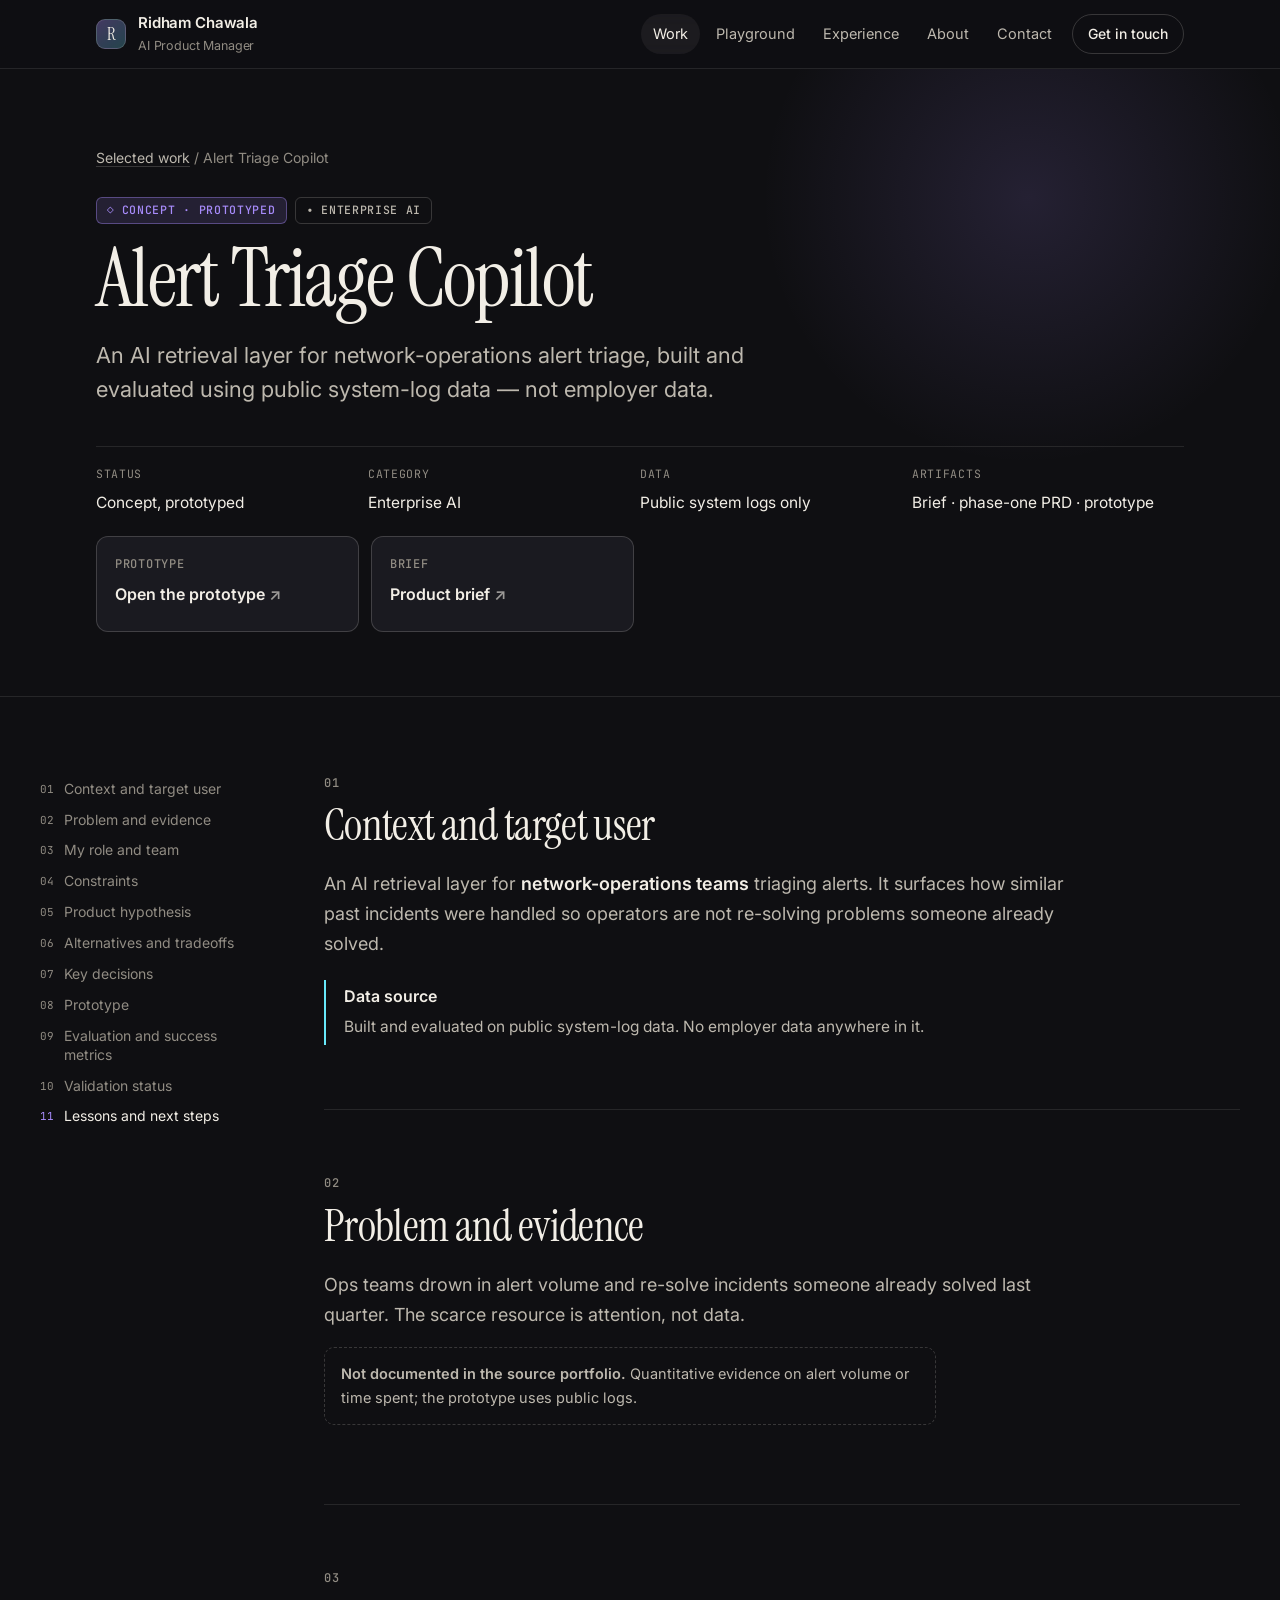
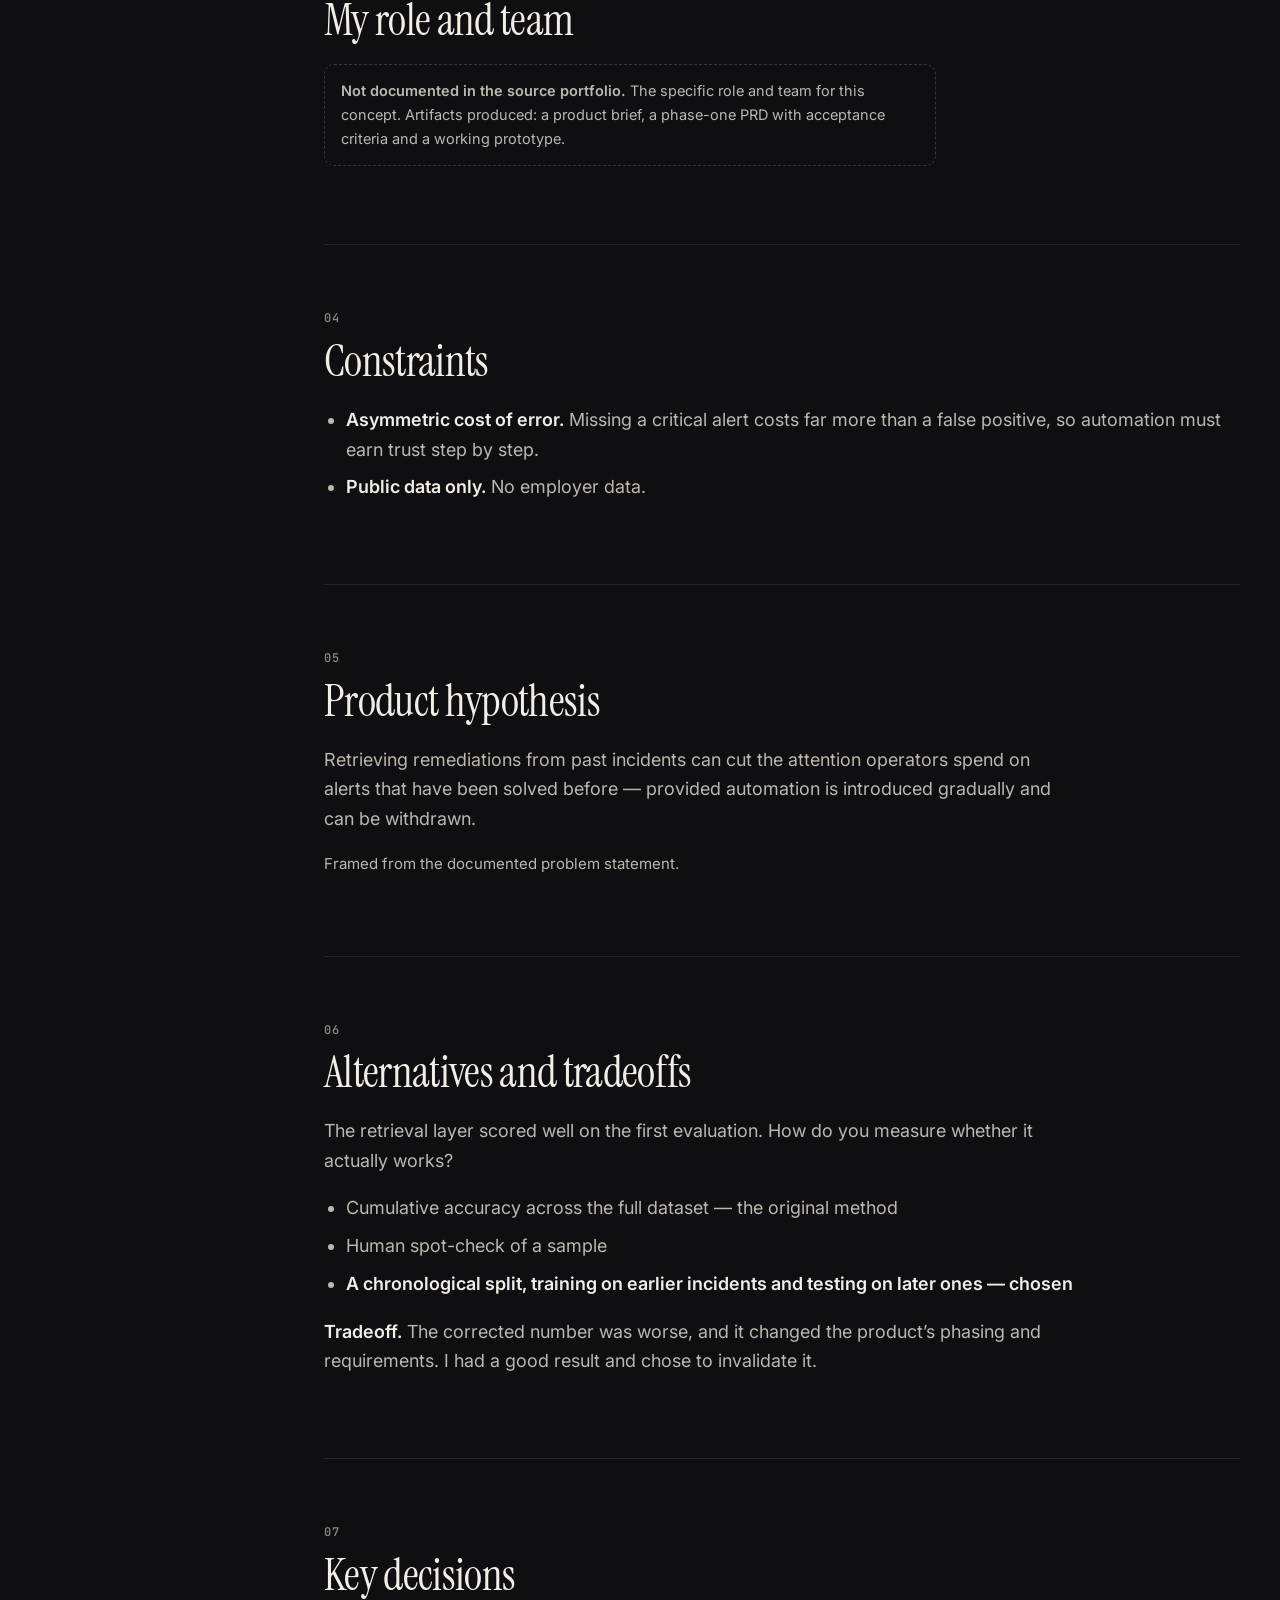
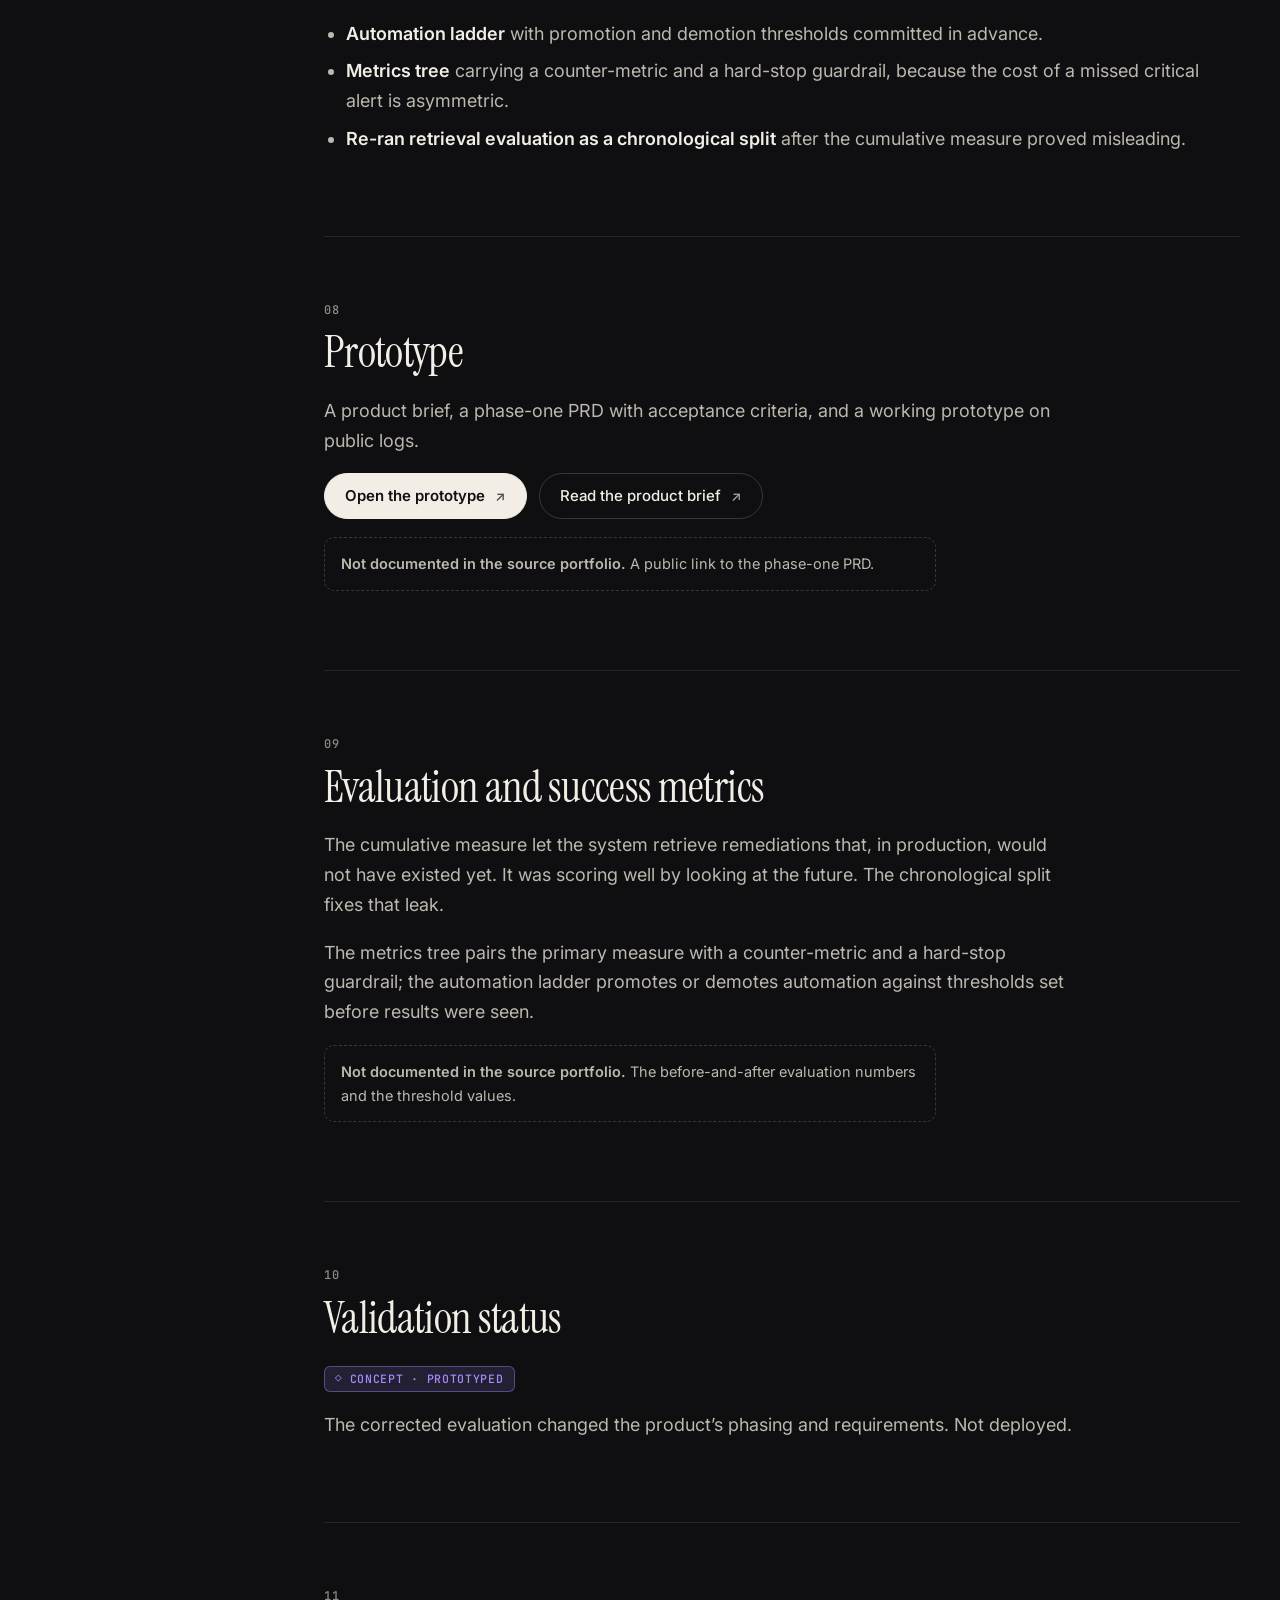
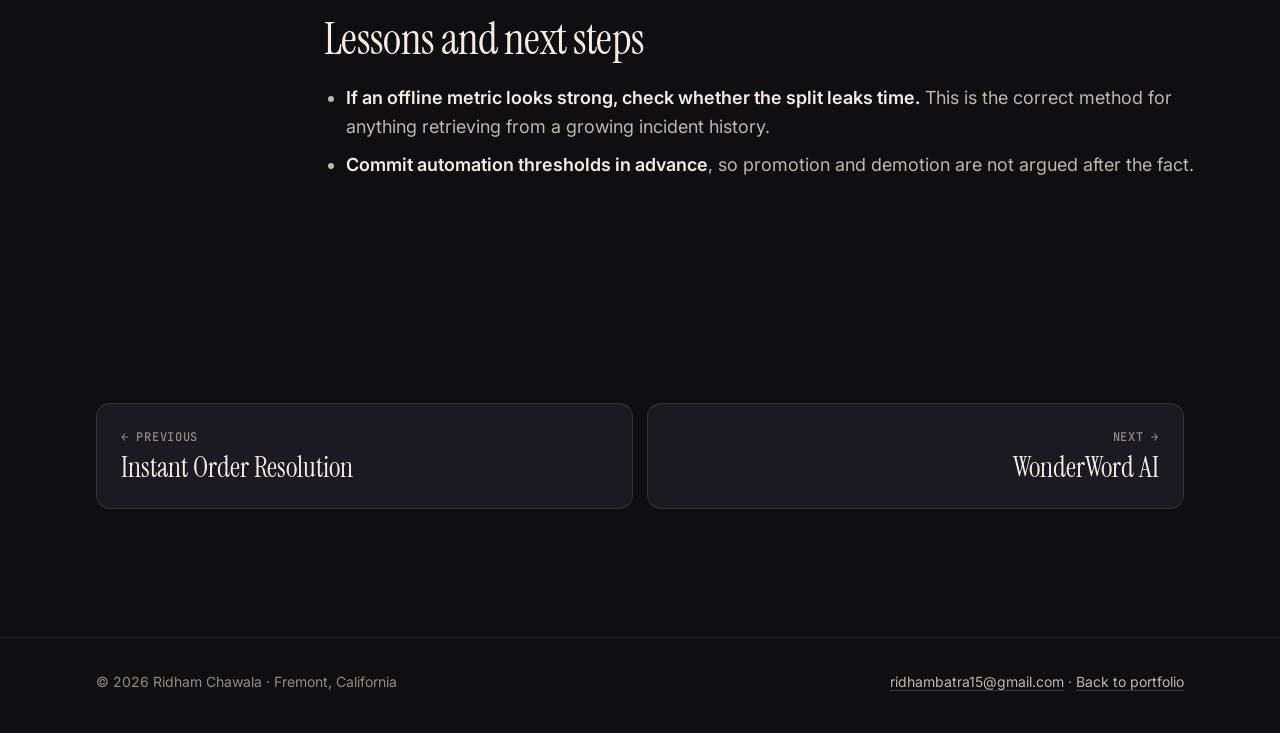
<file: work/alert-triage-copilot.html>
<!doctype html>
<html lang="en">
<head>
<meta charset="utf-8">
<meta name="viewport" content="width=device-width, initial-scale=1">
<title>Alert Triage Copilot — Ridham Chawala</title>
<meta name="description" content="Alert Triage Copilot case study: an AI retrieval layer for network-operations alert triage, built on public system-log data.">
<meta name="theme-color" content="#0F0F12">
<link rel="icon" href="../assets/favicon.svg" type="image/svg+xml">
<link rel="preconnect" href="https://fonts.googleapis.com">
<link rel="preconnect" href="https://fonts.gstatic.com" crossorigin>
<link href="https://fonts.googleapis.com/css2?family=Instrument+Serif:ital@0;1&family=Inter:wght@400;500;600&family=JetBrains+Mono:wght@500&display=swap" rel="stylesheet">
<link rel="stylesheet" href="../assets/styles.css">
<script>document.documentElement.classList.add('js')</script>
</head>
<body>
<a class="skip" href="#main">Skip to content</a>
<header class="site-head">
  <nav class="wrap navbar" aria-label="Primary">
    <a class="brand" href="../index.html" aria-label="Ridham Chawala, home">
      <span class="brand-mark" aria-hidden="true">R</span>
      <span>Ridham Chawala<small>AI Product Manager</small></span>
    </a>
    <button class="menu-btn" type="button" aria-expanded="false" aria-controls="nav-panel" aria-label="Open menu"><span></span></button>
    <div class="nav-panel" id="nav-panel">
      <ul class="nav-links">
        <li><a href="../index.html#work" aria-current="page">Work</a></li>
        <li><a href="../index.html#playground">Playground</a></li>
        <li><a href="../index.html#experience">Experience</a></li>
        <li><a href="../index.html#about">About</a></li>
        <li><a href="../index.html#contact">Contact</a></li>
      </ul>
      <a class="btn btn--sm nav-cta" href="../index.html#contact">Get in touch</a>
    </div>
  </nav>
</header>

<main id="main">
<section class="cs-hero" aria-labelledby="cs-title">
  <div class="wrap" style="position:relative;z-index:1">
    <p class="crumbs"><a href="../index.html#work">Selected work</a> <span aria-hidden="true">/</span> Alert Triage Copilot</p>
    <div class="pills"><span class="pill pill--concept">Concept · Prototyped</span> <span class="pill">Enterprise AI</span></div>
    <h1 class="h1" id="cs-title">Alert Triage Copilot</h1>
    <p class="lede">An AI retrieval layer for network-operations alert triage, built and evaluated using public system-log data — not employer data.</p>
    <dl class="cs-facts"><div><dt>Status</dt><dd>Concept, prototyped</dd></div><div><dt>Category</dt><dd>Enterprise AI</dd></div><div><dt>Data</dt><dd>Public system logs only</dd></div><div><dt>Artifacts</dt><dd>Brief · phase-one PRD · prototype</dd></div></dl>
    <h2 class="sr-only">Artifacts</h2>
    <div class="artifacts"><a class="artifact" href="https://claude.ai/artifact/6TXc3vHuuKzg7rUPvDqSU2" target="_blank" rel="noopener noreferrer"><span class="label">Prototype</span><b>Open the prototype</b><span class="sr-only"> — Alert Triage Copilot prototype (opens in a new tab)</span></a><a class="artifact" href="https://claude.ai/artifact/AEuqpmpvUZQWPWbeSbAwYL#2355c655-11a9" target="_blank" rel="noopener noreferrer"><span class="label">Brief</span><b>Product brief</b><span class="sr-only"> — Alert Triage Copilot product brief (opens in a new tab)</span></a></div>
    
  </div>
</section>

<div class="wrap cs-body">
  <nav class="toc" aria-label="Case study contents">
    <details open><summary>Contents</summary>
    <ol><li><a href="#context">Context and target user</a></li><li><a href="#problem">Problem and evidence</a></li><li><a href="#role">My role and team</a></li><li><a href="#constraints">Constraints</a></li><li><a href="#hypothesis">Product hypothesis</a></li><li><a href="#alternatives">Alternatives and tradeoffs</a></li><li><a href="#decisions">Key decisions</a></li><li><a href="#experience">Prototype</a></li><li><a href="#evaluation">Evaluation and success metrics</a></li><li><a href="#outcomes">Validation status</a></li><li><a href="#lessons">Lessons and next steps</a></li></ol>
    </details>
  </nav>
  <article>
<section class="cs-sec" id="context" aria-labelledby="context-h"><span class="meta">01</span><h2 id="context-h">Context and target user</h2>

<p>An AI retrieval layer for <strong>network-operations teams</strong> triaging alerts. It surfaces how similar past incidents were handled so operators are not re-solving problems someone already solved.</p>
<div class="callout callout--cyan"><h4>Data source</h4><p>Built and evaluated on public system-log data. No employer data anywhere in it.</p></div>

</section>
<section class="cs-sec" id="problem" aria-labelledby="problem-h"><span class="meta">02</span><h2 id="problem-h">Problem and evidence</h2>

<p>Ops teams drown in alert volume and re-solve incidents someone already solved last quarter. The scarce resource is attention, not data.</p>
<p class="gap-note"><b>Not documented in the source portfolio.</b> Quantitative evidence on alert volume or time spent; the prototype uses public logs.</p>
</section>
<section class="cs-sec" id="role" aria-labelledby="role-h"><span class="meta">03</span><h2 id="role-h">My role and team</h2>
<p class="gap-note"><b>Not documented in the source portfolio.</b> The specific role and team for this concept. Artifacts produced: a product brief, a phase-one PRD with acceptance criteria and a working prototype.</p>
</section>
<section class="cs-sec" id="constraints" aria-labelledby="constraints-h"><span class="meta">04</span><h2 id="constraints-h">Constraints</h2>

<ul>
  <li><strong>Asymmetric cost of error.</strong> Missing a critical alert costs far more than a false positive, so automation must earn trust step by step.</li>
  <li><strong>Public data only.</strong> No employer data.</li>
</ul>

</section>
<section class="cs-sec" id="hypothesis" aria-labelledby="hypothesis-h"><span class="meta">05</span><h2 id="hypothesis-h">Product hypothesis</h2>

<p>Retrieving remediations from past incidents can cut the attention operators spend on alerts that have been solved before — provided automation is introduced gradually and can be withdrawn.</p>
<p class="small">Framed from the documented problem statement.</p>

</section>
<section class="cs-sec" id="alternatives" aria-labelledby="alternatives-h"><span class="meta">06</span><h2 id="alternatives-h">Alternatives and tradeoffs</h2>

<p>The retrieval layer scored well on the first evaluation. How do you measure whether it actually works?</p>
<ul>
  <li>Cumulative accuracy across the full dataset — the original method</li>
  <li>Human spot-check of a sample</li>
  <li><strong>A chronological split, training on earlier incidents and testing on later ones — chosen</strong></li>
</ul>
<p><strong>Tradeoff.</strong> The corrected number was worse, and it changed the product’s phasing and requirements. I had a good result and chose to invalidate it.</p>

</section>
<section class="cs-sec" id="decisions" aria-labelledby="decisions-h"><span class="meta">07</span><h2 id="decisions-h">Key decisions</h2>

<ul>
  <li><strong>Automation ladder</strong> with promotion and demotion thresholds committed in advance.</li>
  <li><strong>Metrics tree</strong> carrying a counter-metric and a hard-stop guardrail, because the cost of a missed critical alert is asymmetric.</li>
  <li><strong>Re-ran retrieval evaluation as a chronological split</strong> after the cumulative measure proved misleading.</li>
</ul>

</section>
<section class="cs-sec" id="experience" aria-labelledby="experience-h"><span class="meta">08</span><h2 id="experience-h">Prototype</h2>

<p>A product brief, a phase-one PRD with acceptance criteria, and a working prototype on public logs.</p>
<div class="btns"><a class="btn btn--primary ext" href="https://claude.ai/artifact/6TXc3vHuuKzg7rUPvDqSU2" target="_blank" rel="noopener noreferrer">Open the prototype<span class="sr-only"> for Alert Triage Copilot (opens in a new tab)</span></a><a class="btn ext" href="https://claude.ai/artifact/AEuqpmpvUZQWPWbeSbAwYL#2355c655-11a9" target="_blank" rel="noopener noreferrer">Read the product brief<span class="sr-only"> (opens in a new tab)</span></a></div>
<p class="gap-note"><b>Not documented in the source portfolio.</b> A public link to the phase-one PRD.</p>
</section>
<section class="cs-sec" id="evaluation" aria-labelledby="evaluation-h"><span class="meta">09</span><h2 id="evaluation-h">Evaluation and success metrics</h2>

<p>The cumulative measure let the system retrieve remediations that, in production, would not have existed yet. It was scoring well by looking at the future. The chronological split fixes that leak.</p>
<p>The metrics tree pairs the primary measure with a counter-metric and a hard-stop guardrail; the automation ladder promotes or demotes automation against thresholds set before results were seen.</p>
<p class="gap-note"><b>Not documented in the source portfolio.</b> The before-and-after evaluation numbers and the threshold values.</p>
</section>
<section class="cs-sec" id="outcomes" aria-labelledby="outcomes-h"><span class="meta">10</span><h2 id="outcomes-h">Validation status</h2>

<p><span class="pill pill--concept">Concept · Prototyped</span></p>
<p>The corrected evaluation changed the product’s phasing and requirements. Not deployed.</p>

</section>
<section class="cs-sec" id="lessons" aria-labelledby="lessons-h"><span class="meta">11</span><h2 id="lessons-h">Lessons and next steps</h2>

<ul>
  <li><strong>If an offline metric looks strong, check whether the split leaks time.</strong> This is the correct method for anything retrieving from a growing incident history.</li>
  <li><strong>Commit automation thresholds in advance</strong>, so promotion and demotion are not argued after the fact.</li>
</ul>

</section>
  </article>
</div>

<div class="wrap">
  <nav class="cs-next" aria-label="More case studies">
    <a href="instant-order-resolution.html"><span class="meta">← Previous</span><span class="t">Instant Order Resolution</span></a>
    <a class="r" href="wonderword.html"><span class="meta">Next →</span><span class="t">WonderWord AI</span></a>
  </nav>
</div>
</main>

<footer class="site-foot">
  <div class="wrap">
    <span>© 2026 Ridham Chawala · Fremont, California</span>
    <span><a href="mailto:ridhambatra15@gmail.com">ridhambatra15@gmail.com</a> · <a href="../index.html">Back to portfolio</a></span>
  </div>
</footer>
<script src="../assets/main.js" defer></script>
</body>
</html>
</file>
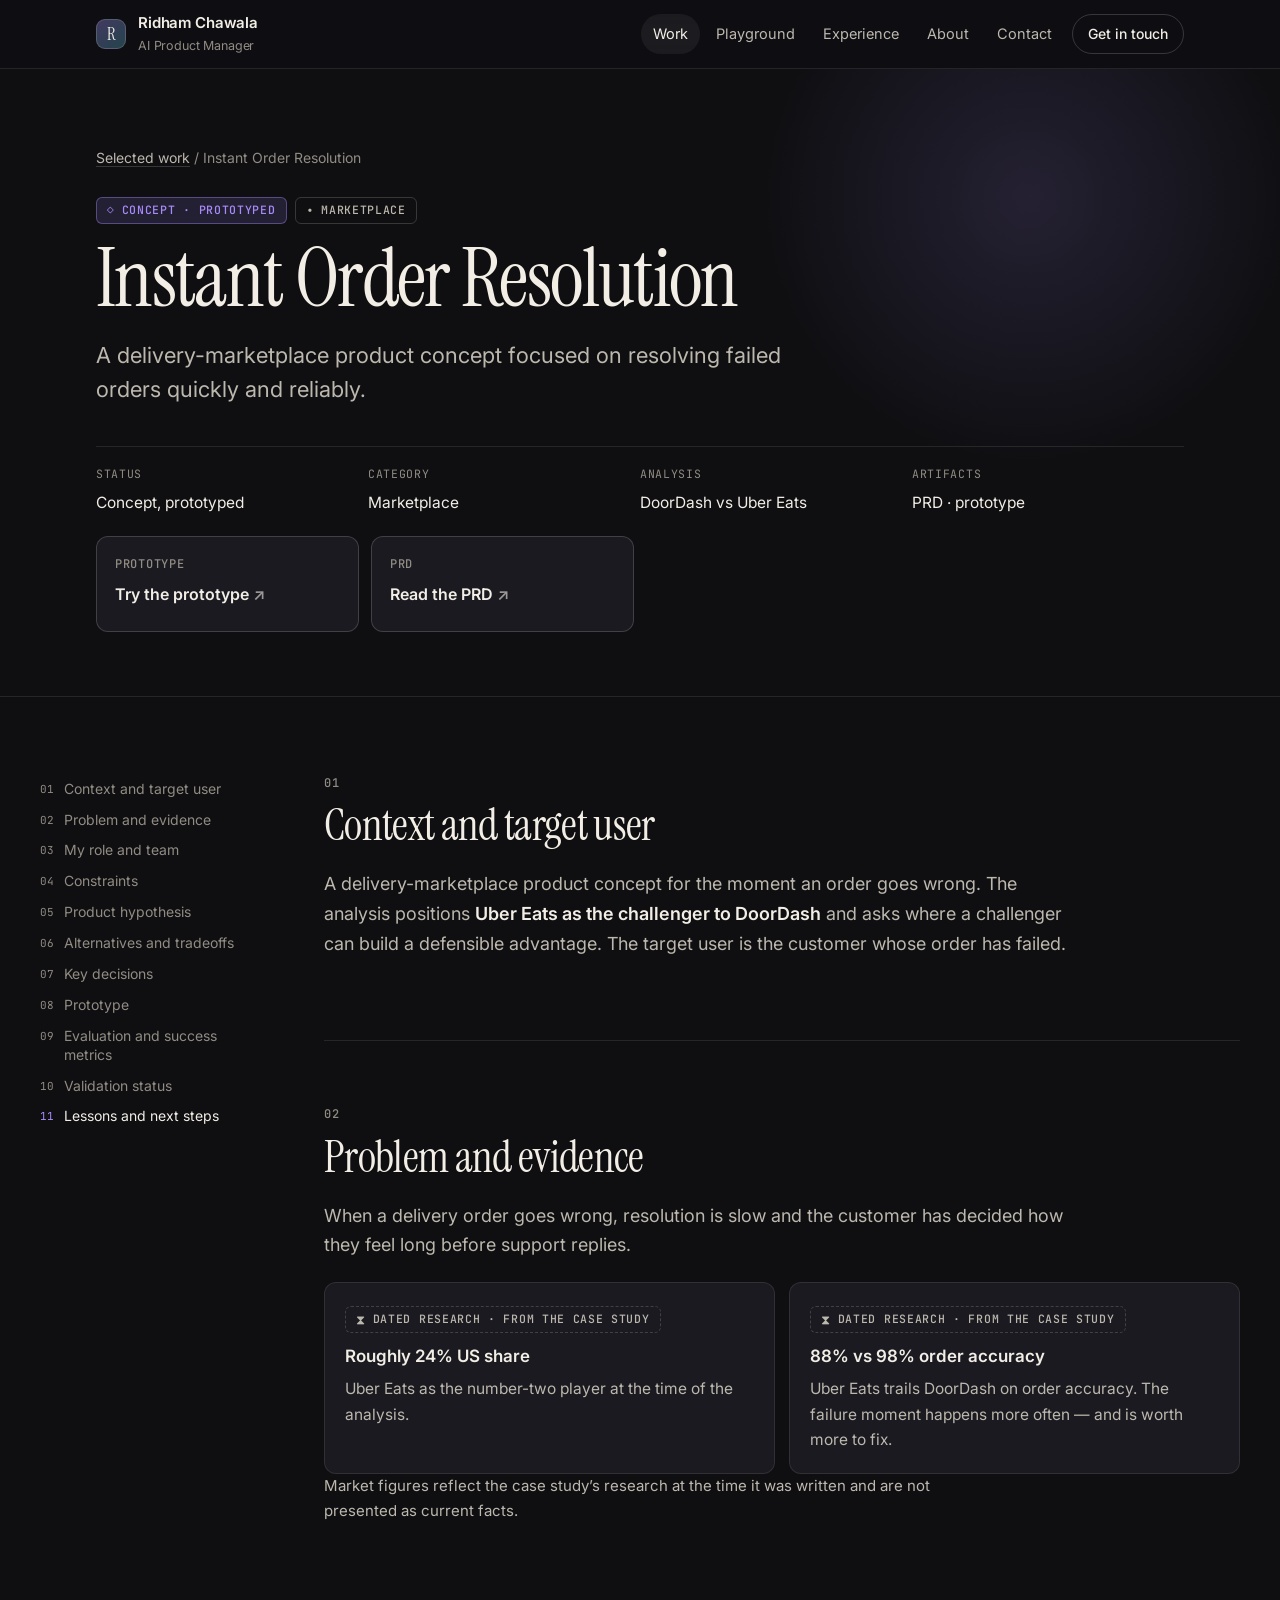
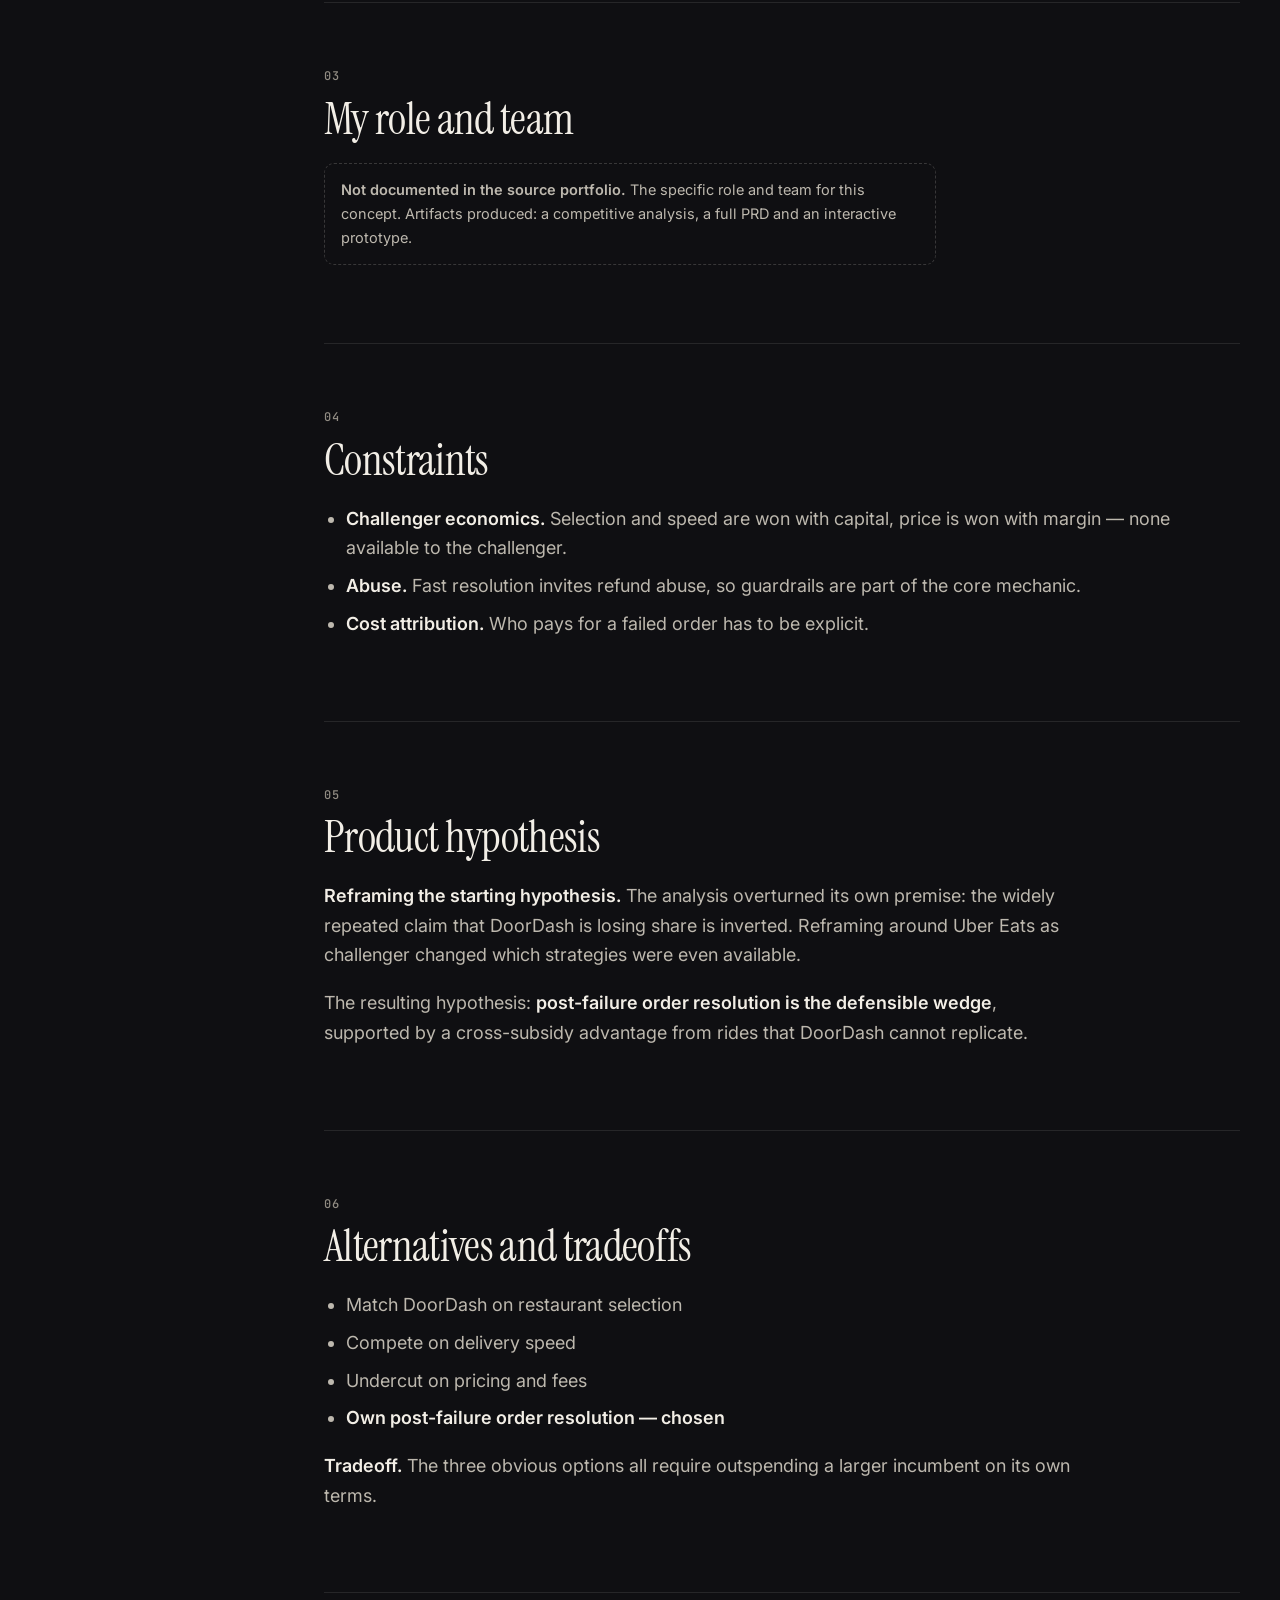
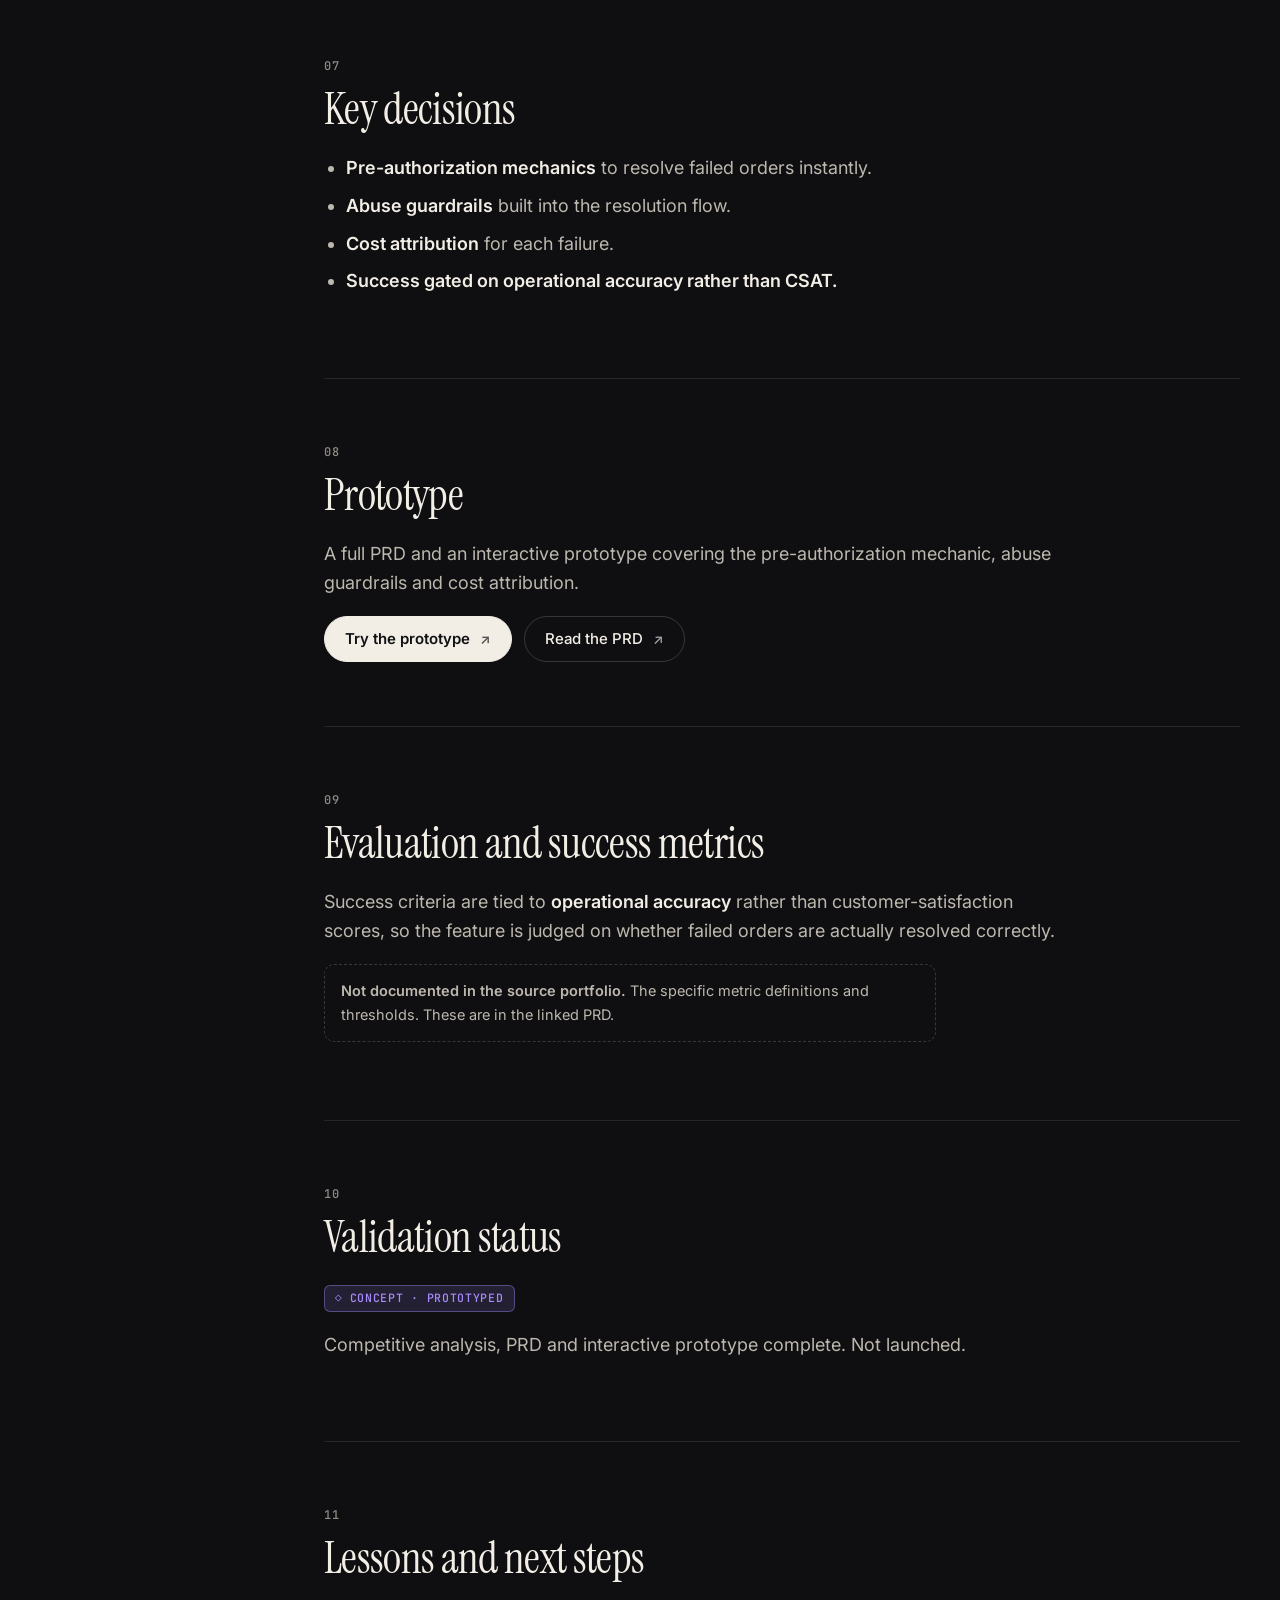
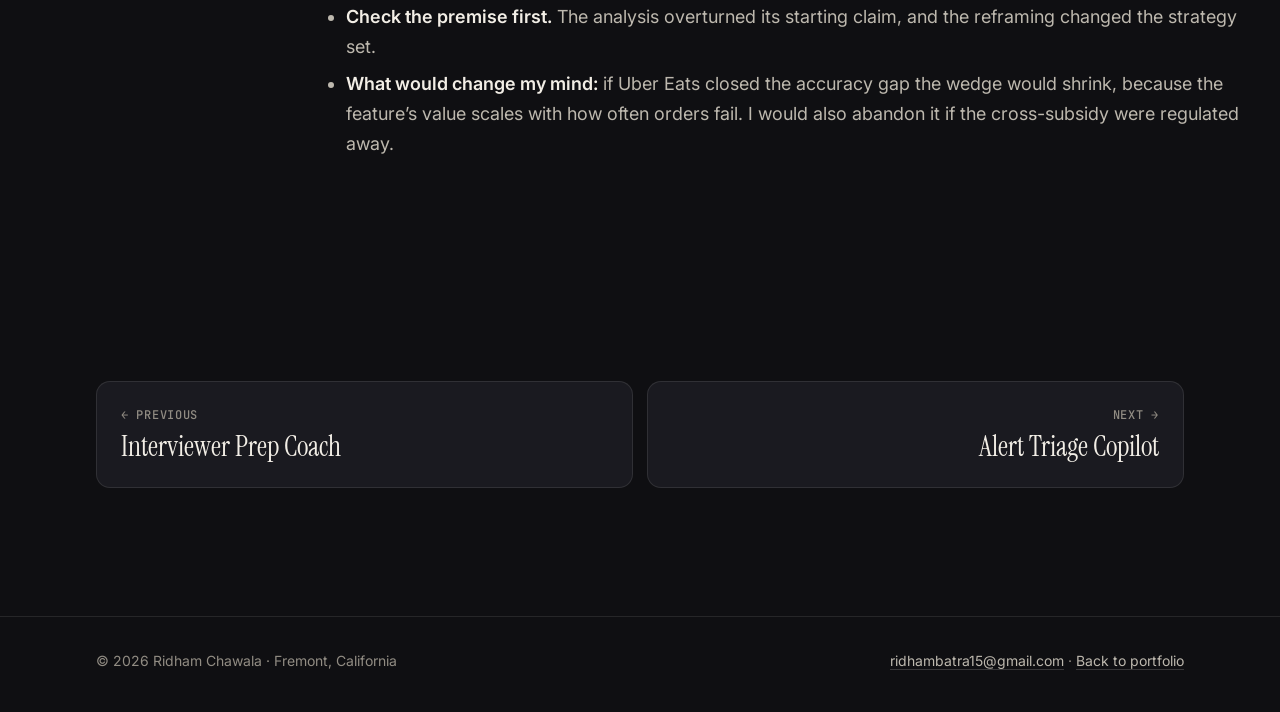
<file: work/instant-order-resolution.html>
<!doctype html>
<html lang="en">
<head>
<meta charset="utf-8">
<meta name="viewport" content="width=device-width, initial-scale=1">
<title>Instant Order Resolution — Ridham Chawala</title>
<meta name="description" content="Instant Order Resolution case study: a delivery-marketplace concept for resolving failed orders quickly and reliably.">
<meta name="theme-color" content="#0F0F12">
<link rel="icon" href="../assets/favicon.svg" type="image/svg+xml">
<link rel="preconnect" href="https://fonts.googleapis.com">
<link rel="preconnect" href="https://fonts.gstatic.com" crossorigin>
<link href="https://fonts.googleapis.com/css2?family=Instrument+Serif:ital@0;1&family=Inter:wght@400;500;600&family=JetBrains+Mono:wght@500&display=swap" rel="stylesheet">
<link rel="stylesheet" href="../assets/styles.css">
<script>document.documentElement.classList.add('js')</script>
</head>
<body>
<a class="skip" href="#main">Skip to content</a>
<header class="site-head">
  <nav class="wrap navbar" aria-label="Primary">
    <a class="brand" href="../index.html" aria-label="Ridham Chawala, home">
      <span class="brand-mark" aria-hidden="true">R</span>
      <span>Ridham Chawala<small>AI Product Manager</small></span>
    </a>
    <button class="menu-btn" type="button" aria-expanded="false" aria-controls="nav-panel" aria-label="Open menu"><span></span></button>
    <div class="nav-panel" id="nav-panel">
      <ul class="nav-links">
        <li><a href="../index.html#work" aria-current="page">Work</a></li>
        <li><a href="../index.html#playground">Playground</a></li>
        <li><a href="../index.html#experience">Experience</a></li>
        <li><a href="../index.html#about">About</a></li>
        <li><a href="../index.html#contact">Contact</a></li>
      </ul>
      <a class="btn btn--sm nav-cta" href="../index.html#contact">Get in touch</a>
    </div>
  </nav>
</header>

<main id="main">
<section class="cs-hero" aria-labelledby="cs-title">
  <div class="wrap" style="position:relative;z-index:1">
    <p class="crumbs"><a href="../index.html#work">Selected work</a> <span aria-hidden="true">/</span> Instant Order Resolution</p>
    <div class="pills"><span class="pill pill--concept">Concept · Prototyped</span> <span class="pill">Marketplace</span></div>
    <h1 class="h1" id="cs-title">Instant Order Resolution</h1>
    <p class="lede">A delivery-marketplace product concept focused on resolving failed orders quickly and reliably.</p>
    <dl class="cs-facts"><div><dt>Status</dt><dd>Concept, prototyped</dd></div><div><dt>Category</dt><dd>Marketplace</dd></div><div><dt>Analysis</dt><dd>DoorDash vs Uber Eats</dd></div><div><dt>Artifacts</dt><dd>PRD · prototype</dd></div></dl>
    <h2 class="sr-only">Artifacts</h2>
    <div class="artifacts"><a class="artifact" href="https://swift-resolution-bot.lovable.app/" target="_blank" rel="noopener noreferrer"><span class="label">Prototype</span><b>Try the prototype</b><span class="sr-only"> — Instant Order Resolution prototype (opens in a new tab)</span></a><a class="artifact" href="https://app.notion.com/p/PRD-Instant-Order-Resolution-Uber-Eats-3f65a85a8c16812fa511cf5db7a2db6a?source=copy_link" target="_blank" rel="noopener noreferrer"><span class="label">PRD</span><b>Read the PRD</b><span class="sr-only"> — Instant Order Resolution PRD on Notion (opens in a new tab)</span></a></div>
    
  </div>
</section>

<div class="wrap cs-body">
  <nav class="toc" aria-label="Case study contents">
    <details open><summary>Contents</summary>
    <ol><li><a href="#context">Context and target user</a></li><li><a href="#problem">Problem and evidence</a></li><li><a href="#role">My role and team</a></li><li><a href="#constraints">Constraints</a></li><li><a href="#hypothesis">Product hypothesis</a></li><li><a href="#alternatives">Alternatives and tradeoffs</a></li><li><a href="#decisions">Key decisions</a></li><li><a href="#experience">Prototype</a></li><li><a href="#evaluation">Evaluation and success metrics</a></li><li><a href="#outcomes">Validation status</a></li><li><a href="#lessons">Lessons and next steps</a></li></ol>
    </details>
  </nav>
  <article>
<section class="cs-sec" id="context" aria-labelledby="context-h"><span class="meta">01</span><h2 id="context-h">Context and target user</h2>

<p>A delivery-marketplace product concept for the moment an order goes wrong. The analysis positions <strong>Uber Eats as the challenger to DoorDash</strong> and asks where a challenger can build a defensible advantage. The target user is the customer whose order has failed.</p>

</section>
<section class="cs-sec" id="problem" aria-labelledby="problem-h"><span class="meta">02</span><h2 id="problem-h">Problem and evidence</h2>

<p>When a delivery order goes wrong, resolution is slow and the customer has decided how they feel long before support replies.</p>
<div class="evidence-grid">
  <div class="ev-card"><span class="pill pill--dated">Dated research · from the case study</span><h4>Roughly 24% US share</h4><p>Uber Eats as the number-two player at the time of the analysis.</p></div>
  <div class="ev-card"><span class="pill pill--dated">Dated research · from the case study</span><h4>88% vs 98% order accuracy</h4><p>Uber Eats trails DoorDash on order accuracy. The failure moment happens more often — and is worth more to fix.</p></div>
</div>
<p class="small">Market figures reflect the case study’s research at the time it was written and are not presented as current facts.</p>

</section>
<section class="cs-sec" id="role" aria-labelledby="role-h"><span class="meta">03</span><h2 id="role-h">My role and team</h2>
<p class="gap-note"><b>Not documented in the source portfolio.</b> The specific role and team for this concept. Artifacts produced: a competitive analysis, a full PRD and an interactive prototype.</p>
</section>
<section class="cs-sec" id="constraints" aria-labelledby="constraints-h"><span class="meta">04</span><h2 id="constraints-h">Constraints</h2>

<ul>
  <li><strong>Challenger economics.</strong> Selection and speed are won with capital, price is won with margin — none available to the challenger.</li>
  <li><strong>Abuse.</strong> Fast resolution invites refund abuse, so guardrails are part of the core mechanic.</li>
  <li><strong>Cost attribution.</strong> Who pays for a failed order has to be explicit.</li>
</ul>

</section>
<section class="cs-sec" id="hypothesis" aria-labelledby="hypothesis-h"><span class="meta">05</span><h2 id="hypothesis-h">Product hypothesis</h2>

<p><strong>Reframing the starting hypothesis.</strong> The analysis overturned its own premise: the widely repeated claim that DoorDash is losing share is inverted. Reframing around Uber Eats as challenger changed which strategies were even available.</p>
<p>The resulting hypothesis: <strong>post-failure order resolution is the defensible wedge</strong>, supported by a cross-subsidy advantage from rides that DoorDash cannot replicate.</p>

</section>
<section class="cs-sec" id="alternatives" aria-labelledby="alternatives-h"><span class="meta">06</span><h2 id="alternatives-h">Alternatives and tradeoffs</h2>

<ul>
  <li>Match DoorDash on restaurant selection</li>
  <li>Compete on delivery speed</li>
  <li>Undercut on pricing and fees</li>
  <li><strong>Own post-failure order resolution — chosen</strong></li>
</ul>
<p><strong>Tradeoff.</strong> The three obvious options all require outspending a larger incumbent on its own terms.</p>

</section>
<section class="cs-sec" id="decisions" aria-labelledby="decisions-h"><span class="meta">07</span><h2 id="decisions-h">Key decisions</h2>

<ul>
  <li><strong>Pre-authorization mechanics</strong> to resolve failed orders instantly.</li>
  <li><strong>Abuse guardrails</strong> built into the resolution flow.</li>
  <li><strong>Cost attribution</strong> for each failure.</li>
  <li><strong>Success gated on operational accuracy rather than CSAT.</strong></li>
</ul>

</section>
<section class="cs-sec" id="experience" aria-labelledby="experience-h"><span class="meta">08</span><h2 id="experience-h">Prototype</h2>

<p>A full PRD and an interactive prototype covering the pre-authorization mechanic, abuse guardrails and cost attribution.</p>
<div class="btns"><a class="btn btn--primary ext" href="https://swift-resolution-bot.lovable.app/" target="_blank" rel="noopener noreferrer">Try the prototype<span class="sr-only"> for Instant Order Resolution (opens in a new tab)</span></a><a class="btn ext" href="https://app.notion.com/p/PRD-Instant-Order-Resolution-Uber-Eats-3f65a85a8c16812fa511cf5db7a2db6a?source=copy_link" target="_blank" rel="noopener noreferrer">Read the PRD<span class="sr-only"> on Notion (opens in a new tab)</span></a></div>

</section>
<section class="cs-sec" id="evaluation" aria-labelledby="evaluation-h"><span class="meta">09</span><h2 id="evaluation-h">Evaluation and success metrics</h2>

<p>Success criteria are tied to <strong>operational accuracy</strong> rather than customer-satisfaction scores, so the feature is judged on whether failed orders are actually resolved correctly.</p>
<p class="gap-note"><b>Not documented in the source portfolio.</b> The specific metric definitions and thresholds. These are in the linked PRD.</p>
</section>
<section class="cs-sec" id="outcomes" aria-labelledby="outcomes-h"><span class="meta">10</span><h2 id="outcomes-h">Validation status</h2>

<p><span class="pill pill--concept">Concept · Prototyped</span></p>
<p>Competitive analysis, PRD and interactive prototype complete. Not launched.</p>

</section>
<section class="cs-sec" id="lessons" aria-labelledby="lessons-h"><span class="meta">11</span><h2 id="lessons-h">Lessons and next steps</h2>

<ul>
  <li><strong>Check the premise first.</strong> The analysis overturned its starting claim, and the reframing changed the strategy set.</li>
  <li><strong>What would change my mind:</strong> if Uber Eats closed the accuracy gap the wedge would shrink, because the feature’s value scales with how often orders fail. I would also abandon it if the cross-subsidy were regulated away.</li>
</ul>

</section>
  </article>
</div>

<div class="wrap">
  <nav class="cs-next" aria-label="More case studies">
    <a href="interviewer-prep-coach.html"><span class="meta">← Previous</span><span class="t">Interviewer Prep Coach</span></a>
    <a class="r" href="alert-triage-copilot.html"><span class="meta">Next →</span><span class="t">Alert Triage Copilot</span></a>
  </nav>
</div>
</main>

<footer class="site-foot">
  <div class="wrap">
    <span>© 2026 Ridham Chawala · Fremont, California</span>
    <span><a href="mailto:ridhambatra15@gmail.com">ridhambatra15@gmail.com</a> · <a href="../index.html">Back to portfolio</a></span>
  </div>
</footer>
<script src="../assets/main.js" defer></script>
</body>
</html>
</file>
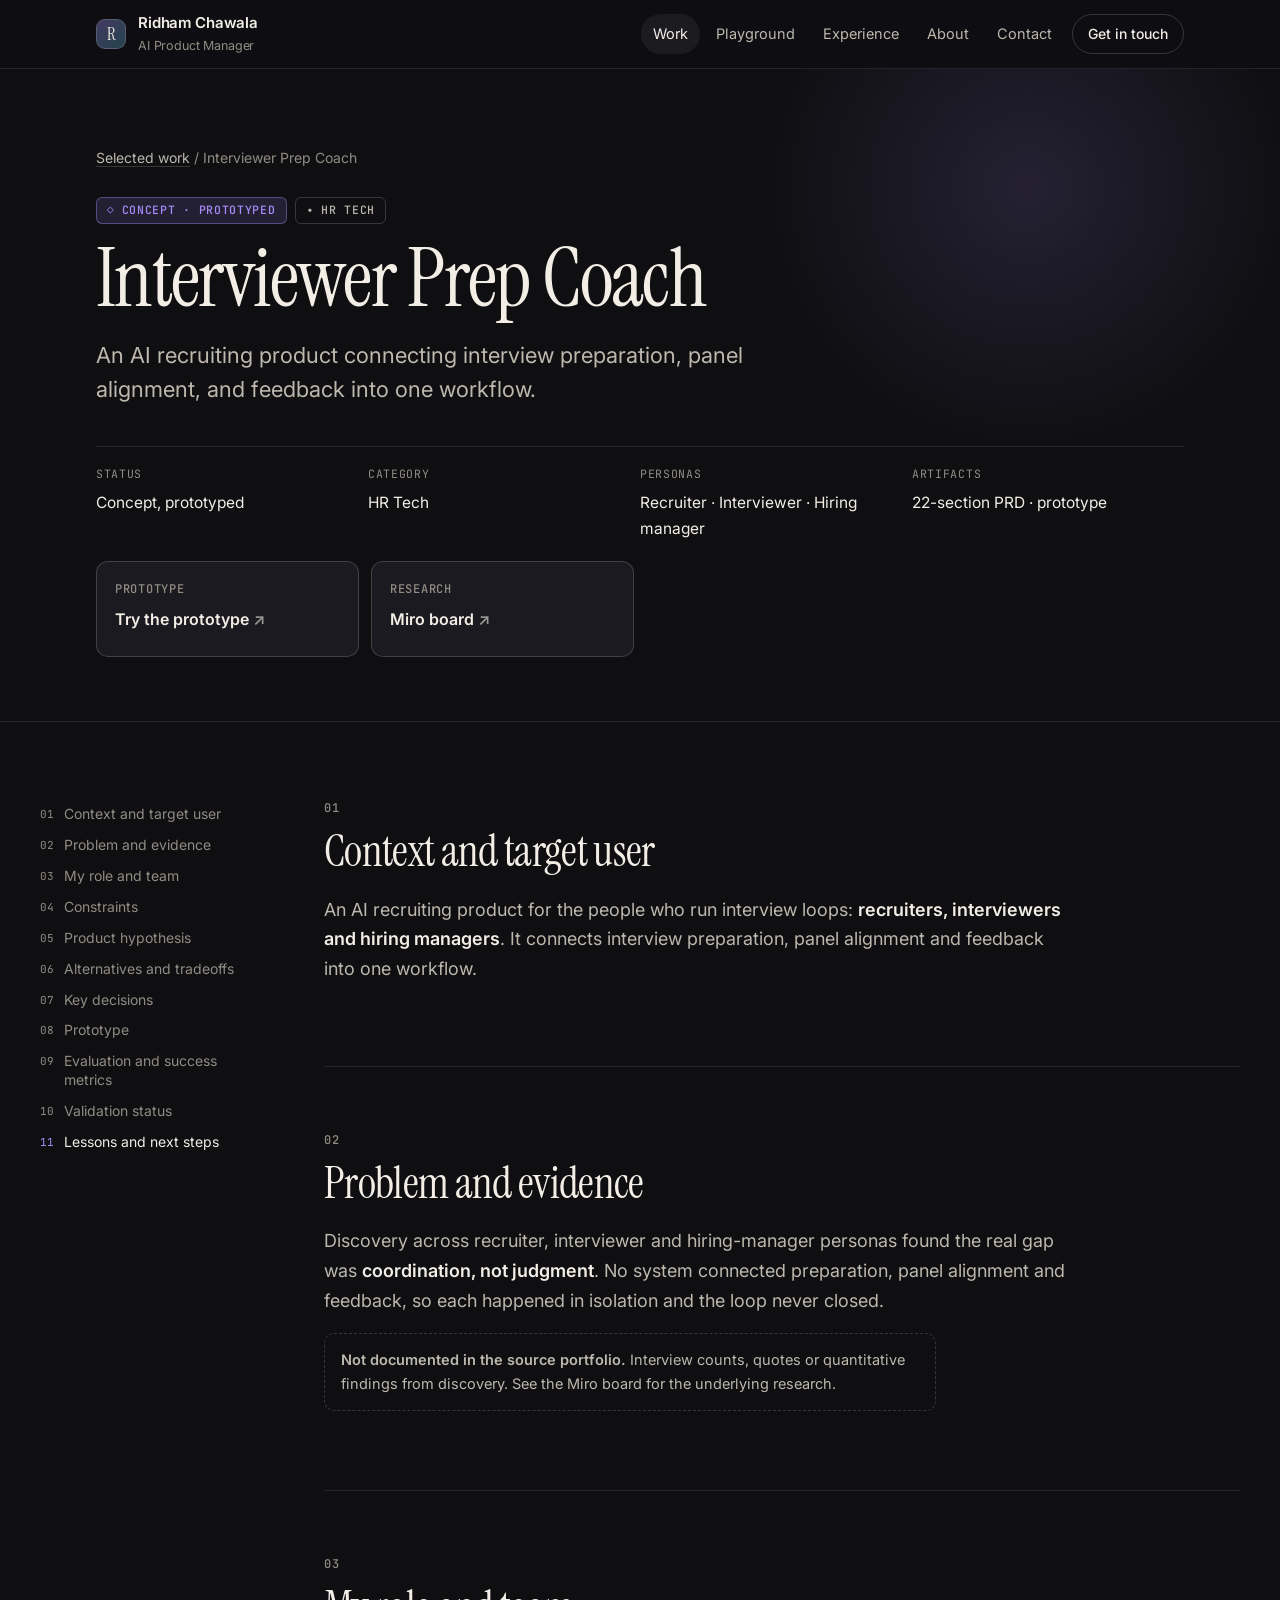
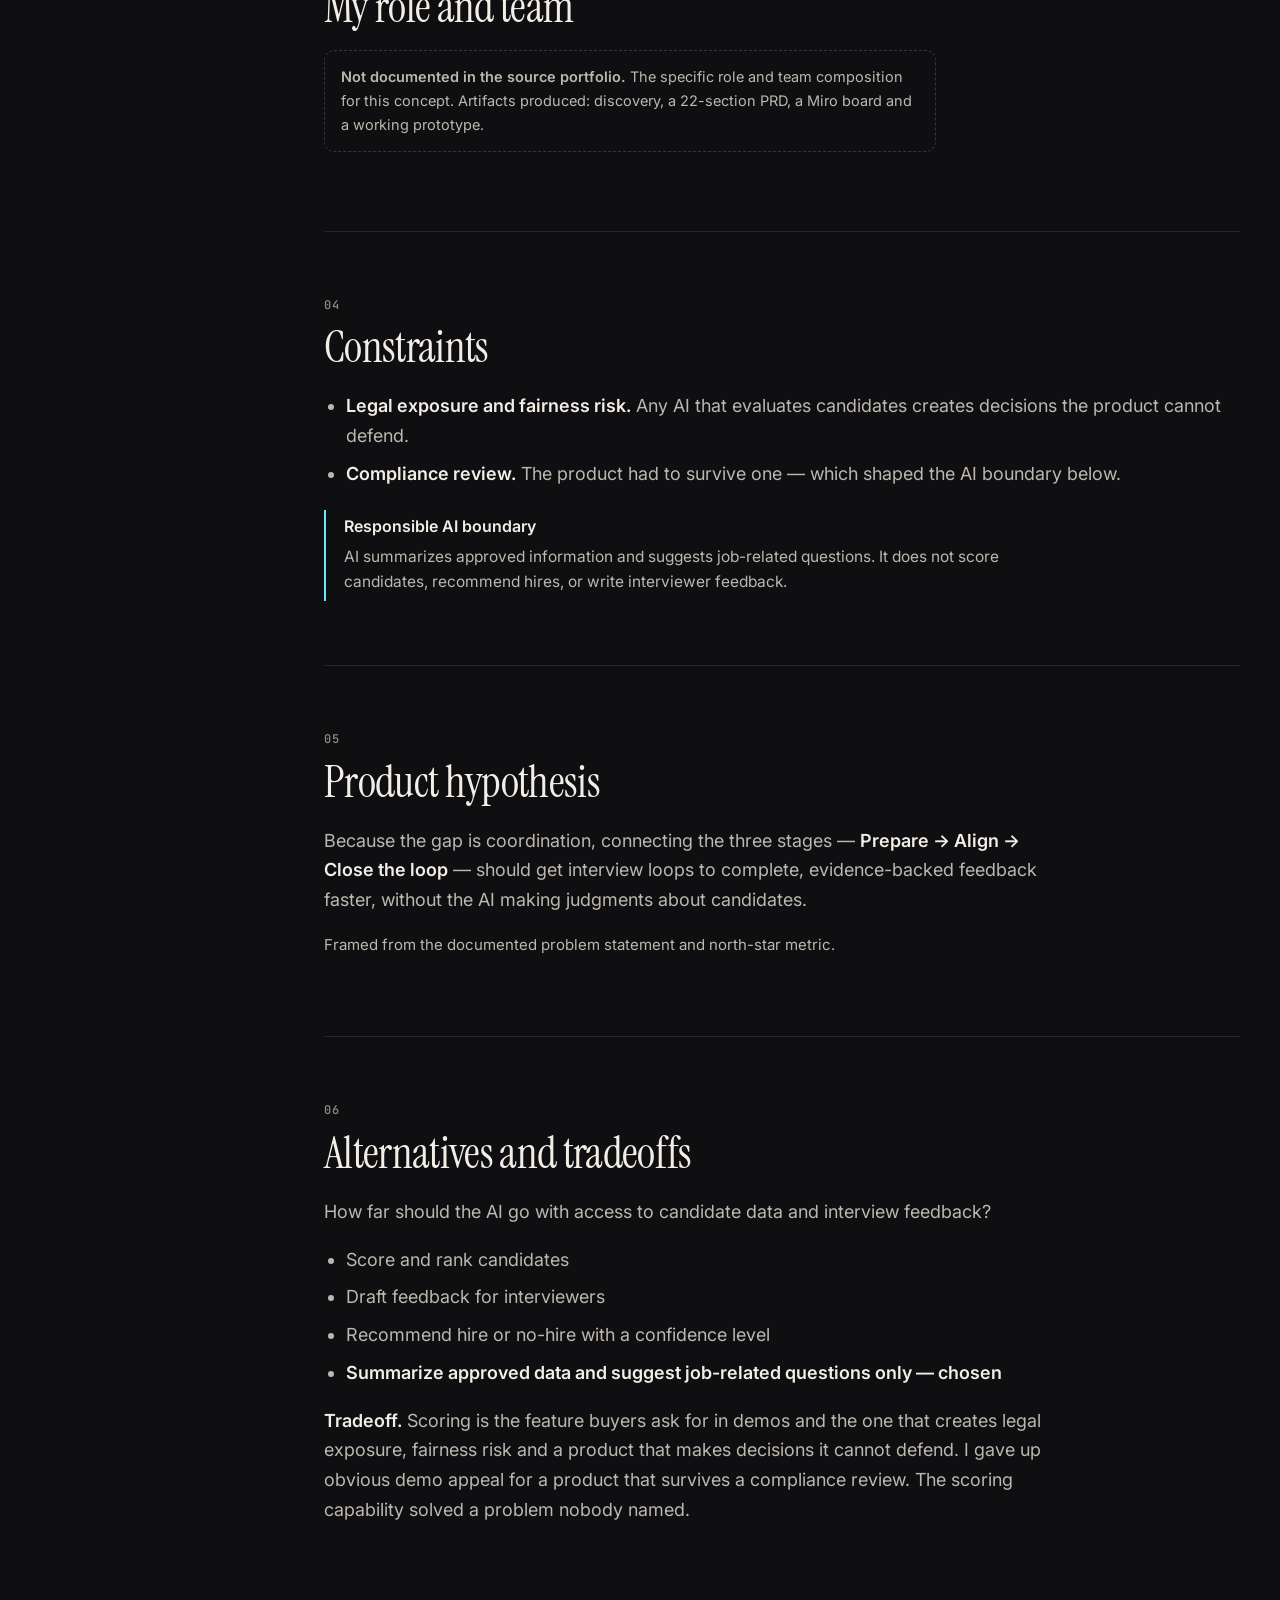
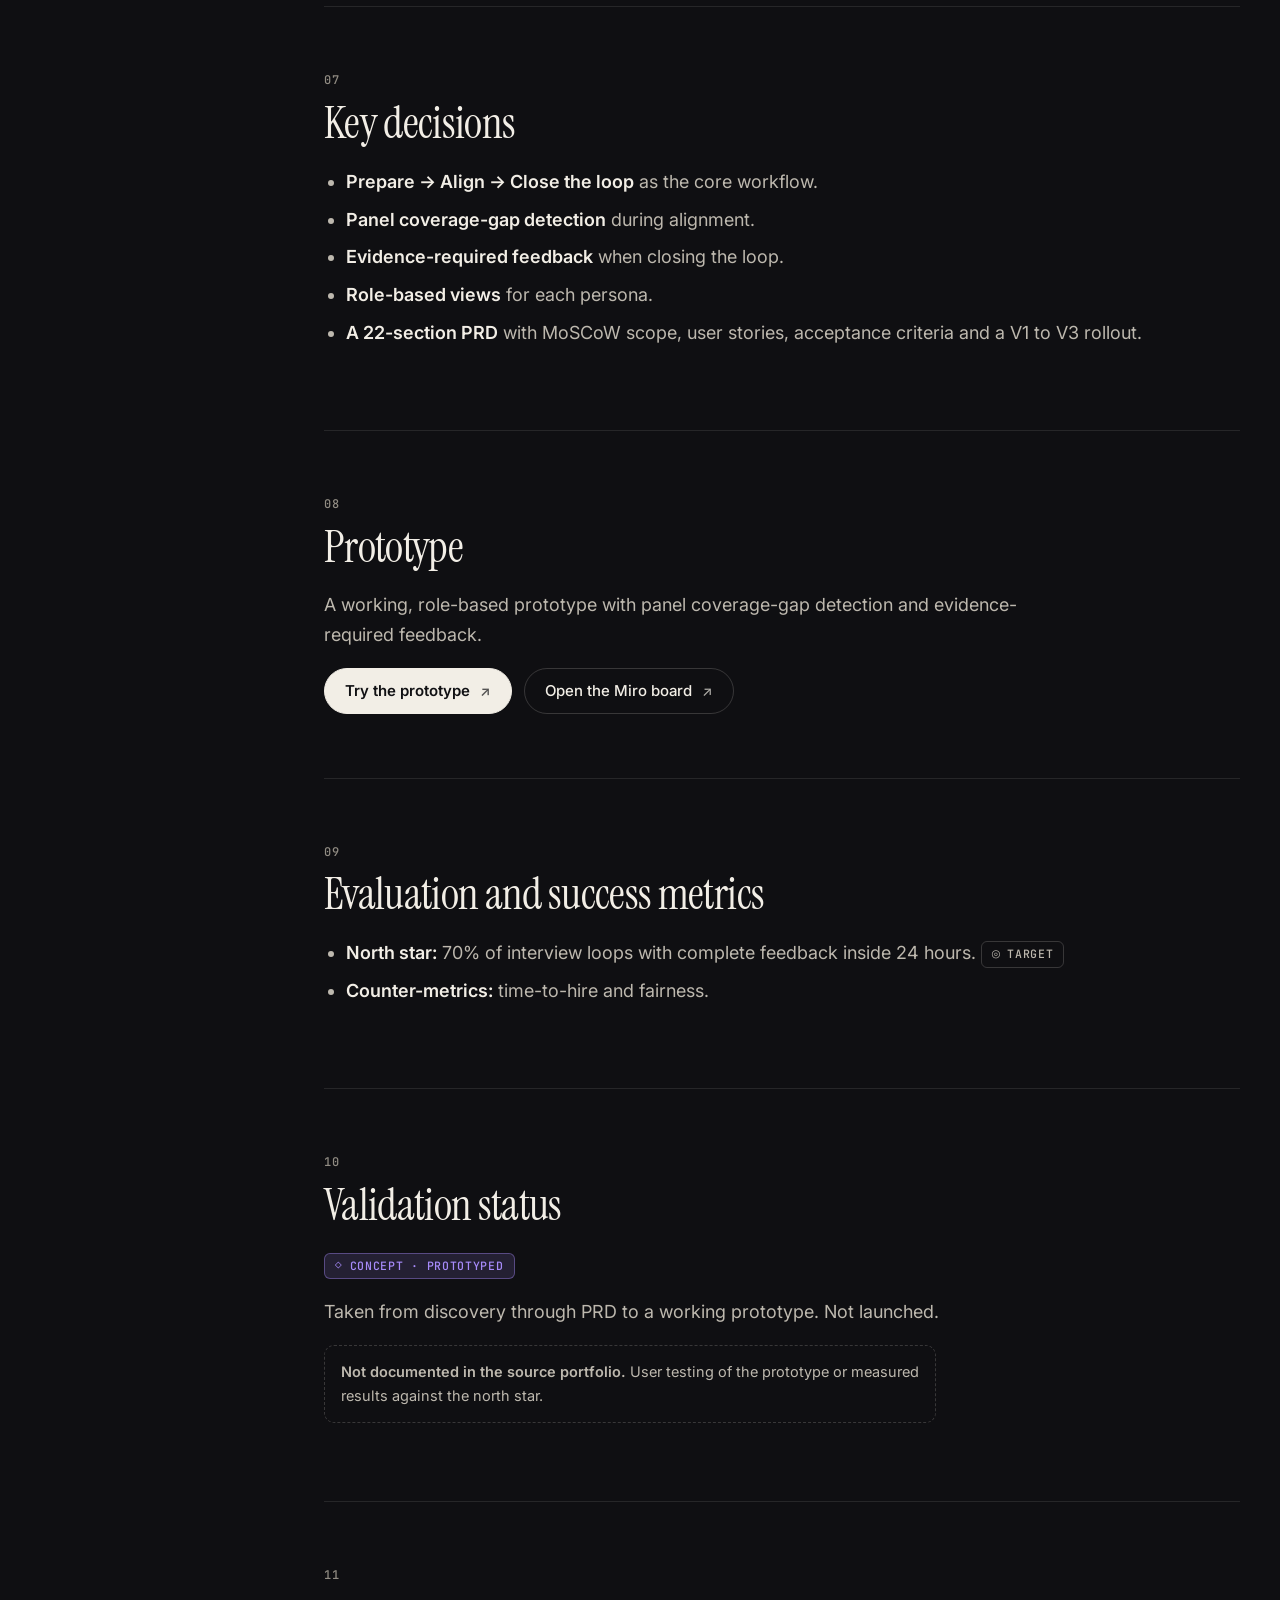
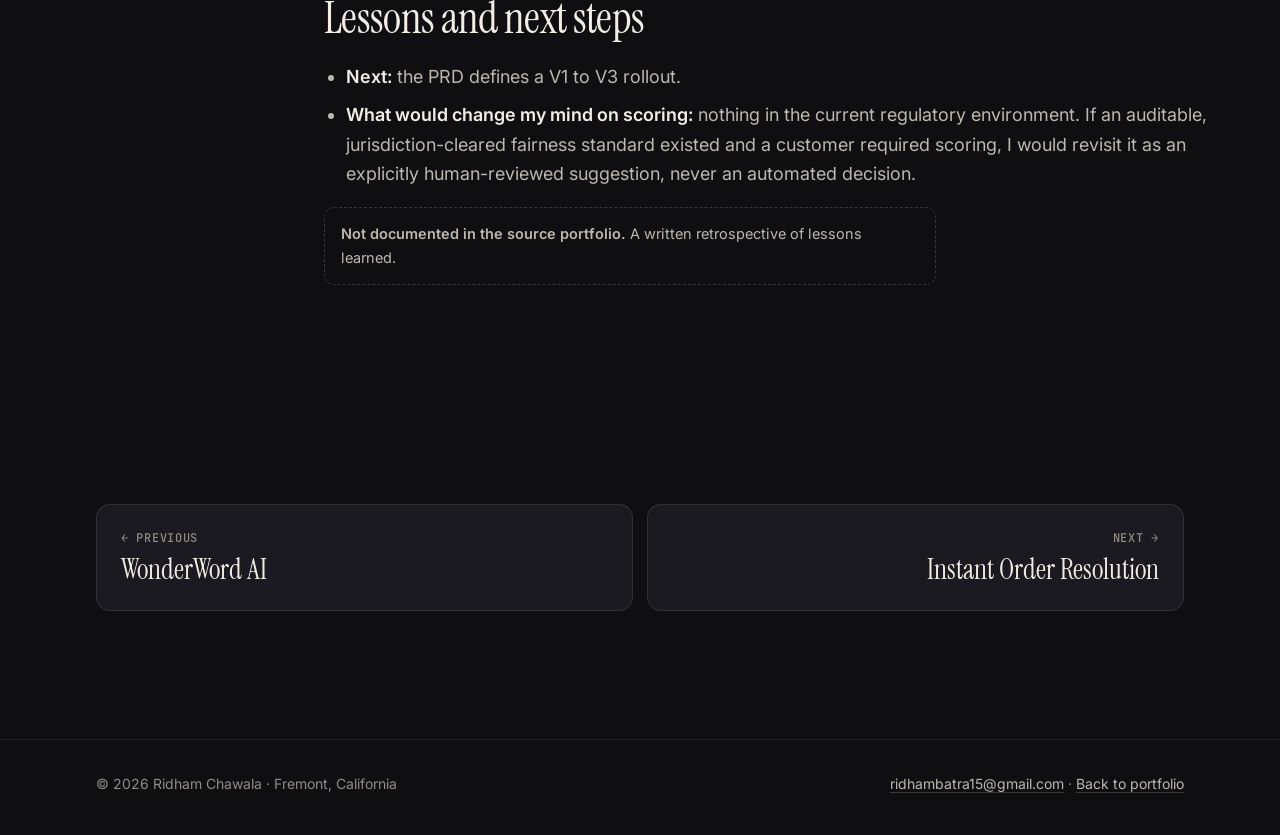
<file: work/interviewer-prep-coach.html>
<!doctype html>
<html lang="en">
<head>
<meta charset="utf-8">
<meta name="viewport" content="width=device-width, initial-scale=1">
<title>Interviewer Prep Coach — Ridham Chawala</title>
<meta name="description" content="Interviewer Prep Coach case study: an AI recruiting product connecting interview preparation, panel alignment and feedback.">
<meta name="theme-color" content="#0F0F12">
<link rel="icon" href="../assets/favicon.svg" type="image/svg+xml">
<link rel="preconnect" href="https://fonts.googleapis.com">
<link rel="preconnect" href="https://fonts.gstatic.com" crossorigin>
<link href="https://fonts.googleapis.com/css2?family=Instrument+Serif:ital@0;1&family=Inter:wght@400;500;600&family=JetBrains+Mono:wght@500&display=swap" rel="stylesheet">
<link rel="stylesheet" href="../assets/styles.css">
<script>document.documentElement.classList.add('js')</script>
</head>
<body>
<a class="skip" href="#main">Skip to content</a>
<header class="site-head">
  <nav class="wrap navbar" aria-label="Primary">
    <a class="brand" href="../index.html" aria-label="Ridham Chawala, home">
      <span class="brand-mark" aria-hidden="true">R</span>
      <span>Ridham Chawala<small>AI Product Manager</small></span>
    </a>
    <button class="menu-btn" type="button" aria-expanded="false" aria-controls="nav-panel" aria-label="Open menu"><span></span></button>
    <div class="nav-panel" id="nav-panel">
      <ul class="nav-links">
        <li><a href="../index.html#work" aria-current="page">Work</a></li>
        <li><a href="../index.html#playground">Playground</a></li>
        <li><a href="../index.html#experience">Experience</a></li>
        <li><a href="../index.html#about">About</a></li>
        <li><a href="../index.html#contact">Contact</a></li>
      </ul>
      <a class="btn btn--sm nav-cta" href="../index.html#contact">Get in touch</a>
    </div>
  </nav>
</header>

<main id="main">
<section class="cs-hero" aria-labelledby="cs-title">
  <div class="wrap" style="position:relative;z-index:1">
    <p class="crumbs"><a href="../index.html#work">Selected work</a> <span aria-hidden="true">/</span> Interviewer Prep Coach</p>
    <div class="pills"><span class="pill pill--concept">Concept · Prototyped</span> <span class="pill">HR Tech</span></div>
    <h1 class="h1" id="cs-title">Interviewer Prep Coach</h1>
    <p class="lede">An AI recruiting product connecting interview preparation, panel alignment, and feedback into one workflow.</p>
    <dl class="cs-facts"><div><dt>Status</dt><dd>Concept, prototyped</dd></div><div><dt>Category</dt><dd>HR Tech</dd></div><div><dt>Personas</dt><dd>Recruiter · Interviewer · Hiring manager</dd></div><div><dt>Artifacts</dt><dd>22-section PRD · prototype</dd></div></dl>
    <h2 class="sr-only">Artifacts</h2>
    <div class="artifacts"><a class="artifact" href="https://brief-to-play.lovable.app/" target="_blank" rel="noopener noreferrer"><span class="label">Prototype</span><b>Try the prototype</b><span class="sr-only"> — Interviewer Prep Coach prototype (opens in a new tab)</span></a><a class="artifact" href="https://miro.com/app/board/uXjVHj5dGTo=/?moveToWidget=3458764684658490400" target="_blank" rel="noopener noreferrer"><span class="label">Research</span><b>Miro board</b><span class="sr-only"> — Interviewer Prep Coach Miro board (opens in a new tab)</span></a></div>
    
  </div>
</section>

<div class="wrap cs-body">
  <nav class="toc" aria-label="Case study contents">
    <details open><summary>Contents</summary>
    <ol><li><a href="#context">Context and target user</a></li><li><a href="#problem">Problem and evidence</a></li><li><a href="#role">My role and team</a></li><li><a href="#constraints">Constraints</a></li><li><a href="#hypothesis">Product hypothesis</a></li><li><a href="#alternatives">Alternatives and tradeoffs</a></li><li><a href="#decisions">Key decisions</a></li><li><a href="#experience">Prototype</a></li><li><a href="#evaluation">Evaluation and success metrics</a></li><li><a href="#outcomes">Validation status</a></li><li><a href="#lessons">Lessons and next steps</a></li></ol>
    </details>
  </nav>
  <article>
<section class="cs-sec" id="context" aria-labelledby="context-h"><span class="meta">01</span><h2 id="context-h">Context and target user</h2>

<p>An AI recruiting product for the people who run interview loops: <strong>recruiters, interviewers and hiring managers</strong>. It connects interview preparation, panel alignment and feedback into one workflow.</p>

</section>
<section class="cs-sec" id="problem" aria-labelledby="problem-h"><span class="meta">02</span><h2 id="problem-h">Problem and evidence</h2>

<p>Discovery across recruiter, interviewer and hiring-manager personas found the real gap was <strong>coordination, not judgment</strong>. No system connected preparation, panel alignment and feedback, so each happened in isolation and the loop never closed.</p>
<p class="gap-note"><b>Not documented in the source portfolio.</b> Interview counts, quotes or quantitative findings from discovery. See the Miro board for the underlying research.</p>
</section>
<section class="cs-sec" id="role" aria-labelledby="role-h"><span class="meta">03</span><h2 id="role-h">My role and team</h2>
<p class="gap-note"><b>Not documented in the source portfolio.</b> The specific role and team composition for this concept. Artifacts produced: discovery, a 22-section PRD, a Miro board and a working prototype.</p>
</section>
<section class="cs-sec" id="constraints" aria-labelledby="constraints-h"><span class="meta">04</span><h2 id="constraints-h">Constraints</h2>

<ul>
  <li><strong>Legal exposure and fairness risk.</strong> Any AI that evaluates candidates creates decisions the product cannot defend.</li>
  <li><strong>Compliance review.</strong> The product had to survive one — which shaped the AI boundary below.</li>
</ul>
<div class="callout callout--cyan"><h4>Responsible AI boundary</h4><p>AI summarizes approved information and suggests job-related questions. It does not score candidates, recommend hires, or write interviewer feedback.</p></div>

</section>
<section class="cs-sec" id="hypothesis" aria-labelledby="hypothesis-h"><span class="meta">05</span><h2 id="hypothesis-h">Product hypothesis</h2>

<p>Because the gap is coordination, connecting the three stages — <strong>Prepare → Align → Close the loop</strong> — should get interview loops to complete, evidence-backed feedback faster, without the AI making judgments about candidates.</p>
<p class="small">Framed from the documented problem statement and north-star metric.</p>

</section>
<section class="cs-sec" id="alternatives" aria-labelledby="alternatives-h"><span class="meta">06</span><h2 id="alternatives-h">Alternatives and tradeoffs</h2>

<p>How far should the AI go with access to candidate data and interview feedback?</p>
<ul>
  <li>Score and rank candidates</li>
  <li>Draft feedback for interviewers</li>
  <li>Recommend hire or no-hire with a confidence level</li>
  <li><strong>Summarize approved data and suggest job-related questions only — chosen</strong></li>
</ul>
<p><strong>Tradeoff.</strong> Scoring is the feature buyers ask for in demos and the one that creates legal exposure, fairness risk and a product that makes decisions it cannot defend. I gave up obvious demo appeal for a product that survives a compliance review. The scoring capability solved a problem nobody named.</p>

</section>
<section class="cs-sec" id="decisions" aria-labelledby="decisions-h"><span class="meta">07</span><h2 id="decisions-h">Key decisions</h2>

<ul>
  <li><strong>Prepare → Align → Close the loop</strong> as the core workflow.</li>
  <li><strong>Panel coverage-gap detection</strong> during alignment.</li>
  <li><strong>Evidence-required feedback</strong> when closing the loop.</li>
  <li><strong>Role-based views</strong> for each persona.</li>
  <li><strong>A 22-section PRD</strong> with MoSCoW scope, user stories, acceptance criteria and a V1 to V3 rollout.</li>
</ul>

</section>
<section class="cs-sec" id="experience" aria-labelledby="experience-h"><span class="meta">08</span><h2 id="experience-h">Prototype</h2>

<p>A working, role-based prototype with panel coverage-gap detection and evidence-required feedback.</p>
<div class="btns"><a class="btn btn--primary ext" href="https://brief-to-play.lovable.app/" target="_blank" rel="noopener noreferrer">Try the prototype<span class="sr-only"> for Interviewer Prep Coach (opens in a new tab)</span></a><a class="btn ext" href="https://miro.com/app/board/uXjVHj5dGTo=/?moveToWidget=3458764684658490400" target="_blank" rel="noopener noreferrer">Open the Miro board<span class="sr-only"> (opens in a new tab)</span></a></div>

</section>
<section class="cs-sec" id="evaluation" aria-labelledby="evaluation-h"><span class="meta">09</span><h2 id="evaluation-h">Evaluation and success metrics</h2>

<ul>
  <li><strong>North star:</strong> 70% of interview loops with complete feedback inside 24 hours. <span class="pill pill--target">Target</span></li>
  <li><strong>Counter-metrics:</strong> time-to-hire and fairness.</li>
</ul>

</section>
<section class="cs-sec" id="outcomes" aria-labelledby="outcomes-h"><span class="meta">10</span><h2 id="outcomes-h">Validation status</h2>

<p><span class="pill pill--concept">Concept · Prototyped</span></p>
<p>Taken from discovery through PRD to a working prototype. Not launched.</p>
<p class="gap-note"><b>Not documented in the source portfolio.</b> User testing of the prototype or measured results against the north star.</p>
</section>
<section class="cs-sec" id="lessons" aria-labelledby="lessons-h"><span class="meta">11</span><h2 id="lessons-h">Lessons and next steps</h2>

<ul>
  <li><strong>Next:</strong> the PRD defines a V1 to V3 rollout.</li>
  <li><strong>What would change my mind on scoring:</strong> nothing in the current regulatory environment. If an auditable, jurisdiction-cleared fairness standard existed and a customer required scoring, I would revisit it as an explicitly human-reviewed suggestion, never an automated decision.</li>
</ul>
<p class="gap-note"><b>Not documented in the source portfolio.</b> A written retrospective of lessons learned.</p>
</section>
  </article>
</div>

<div class="wrap">
  <nav class="cs-next" aria-label="More case studies">
    <a href="wonderword.html"><span class="meta">← Previous</span><span class="t">WonderWord AI</span></a>
    <a class="r" href="instant-order-resolution.html"><span class="meta">Next →</span><span class="t">Instant Order Resolution</span></a>
  </nav>
</div>
</main>

<footer class="site-foot">
  <div class="wrap">
    <span>© 2026 Ridham Chawala · Fremont, California</span>
    <span><a href="mailto:ridhambatra15@gmail.com">ridhambatra15@gmail.com</a> · <a href="../index.html">Back to portfolio</a></span>
  </div>
</footer>
<script src="../assets/main.js" defer></script>
</body>
</html>
</file>
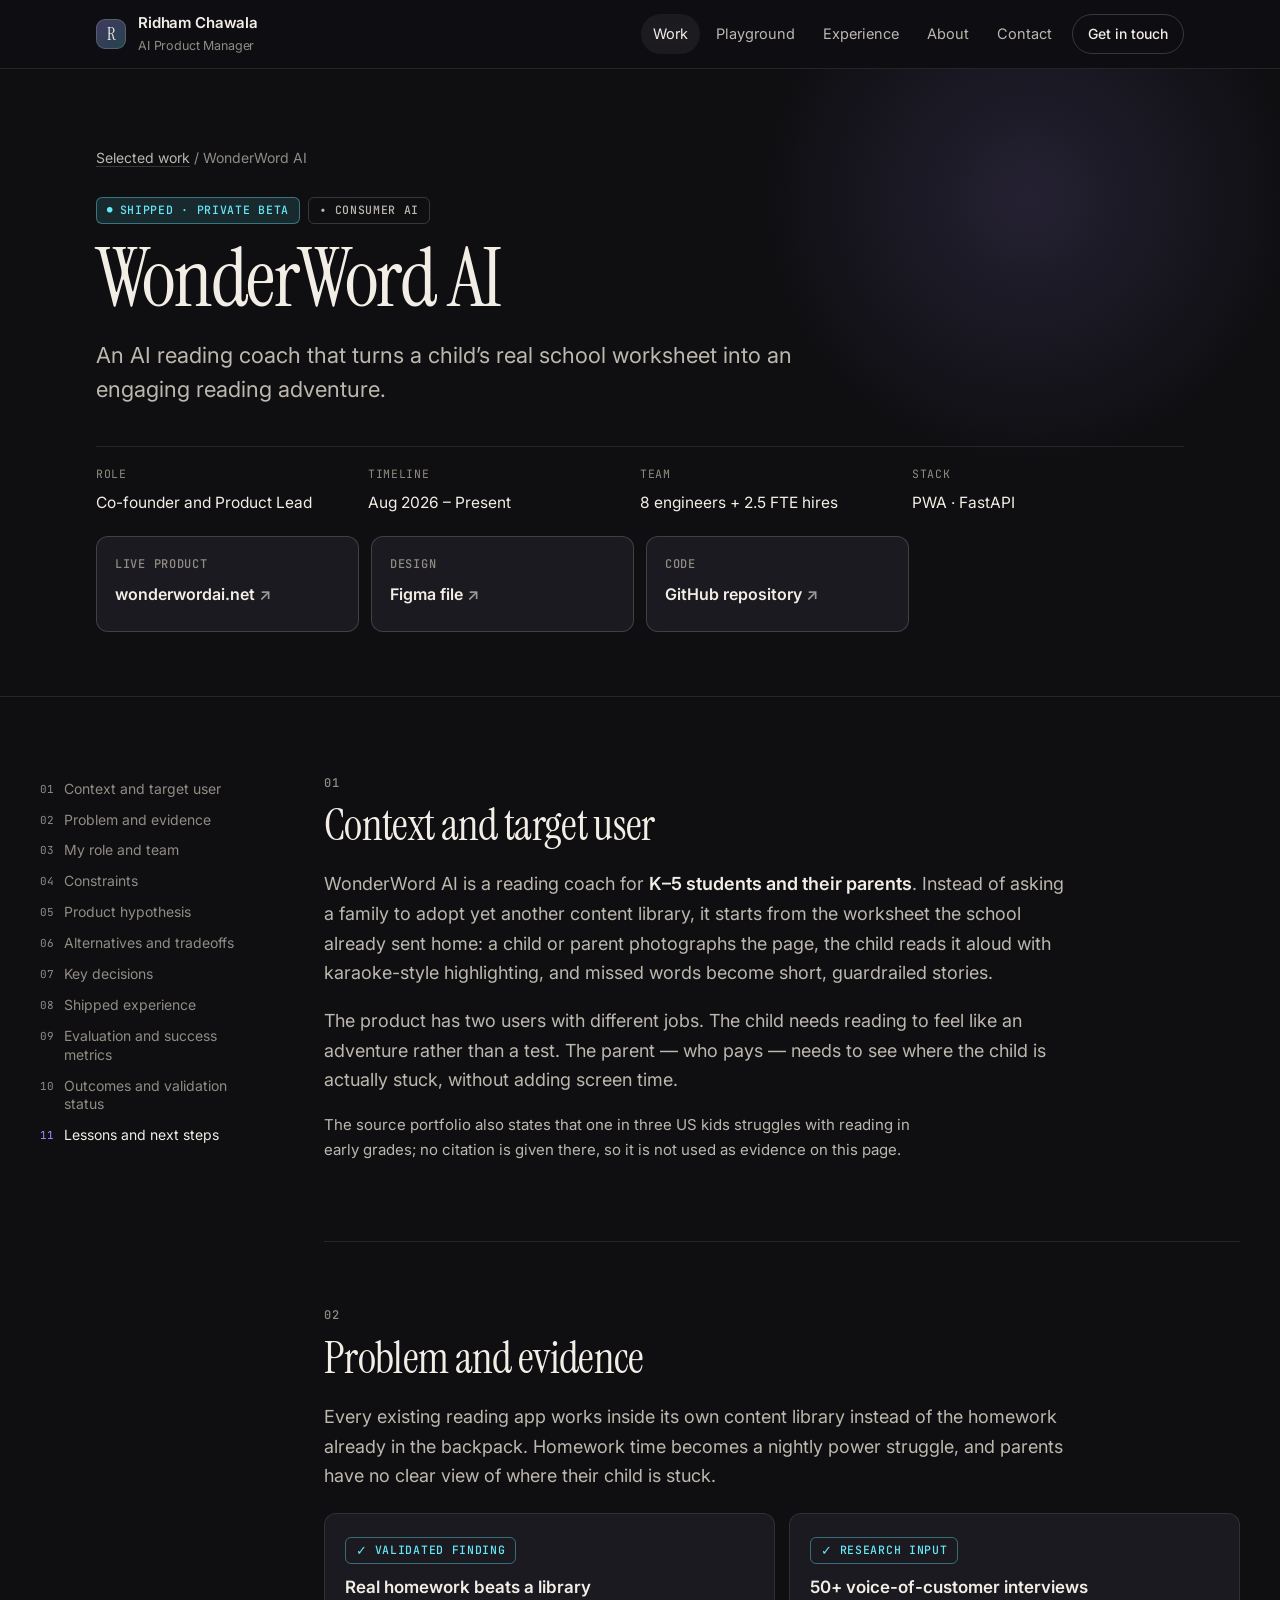
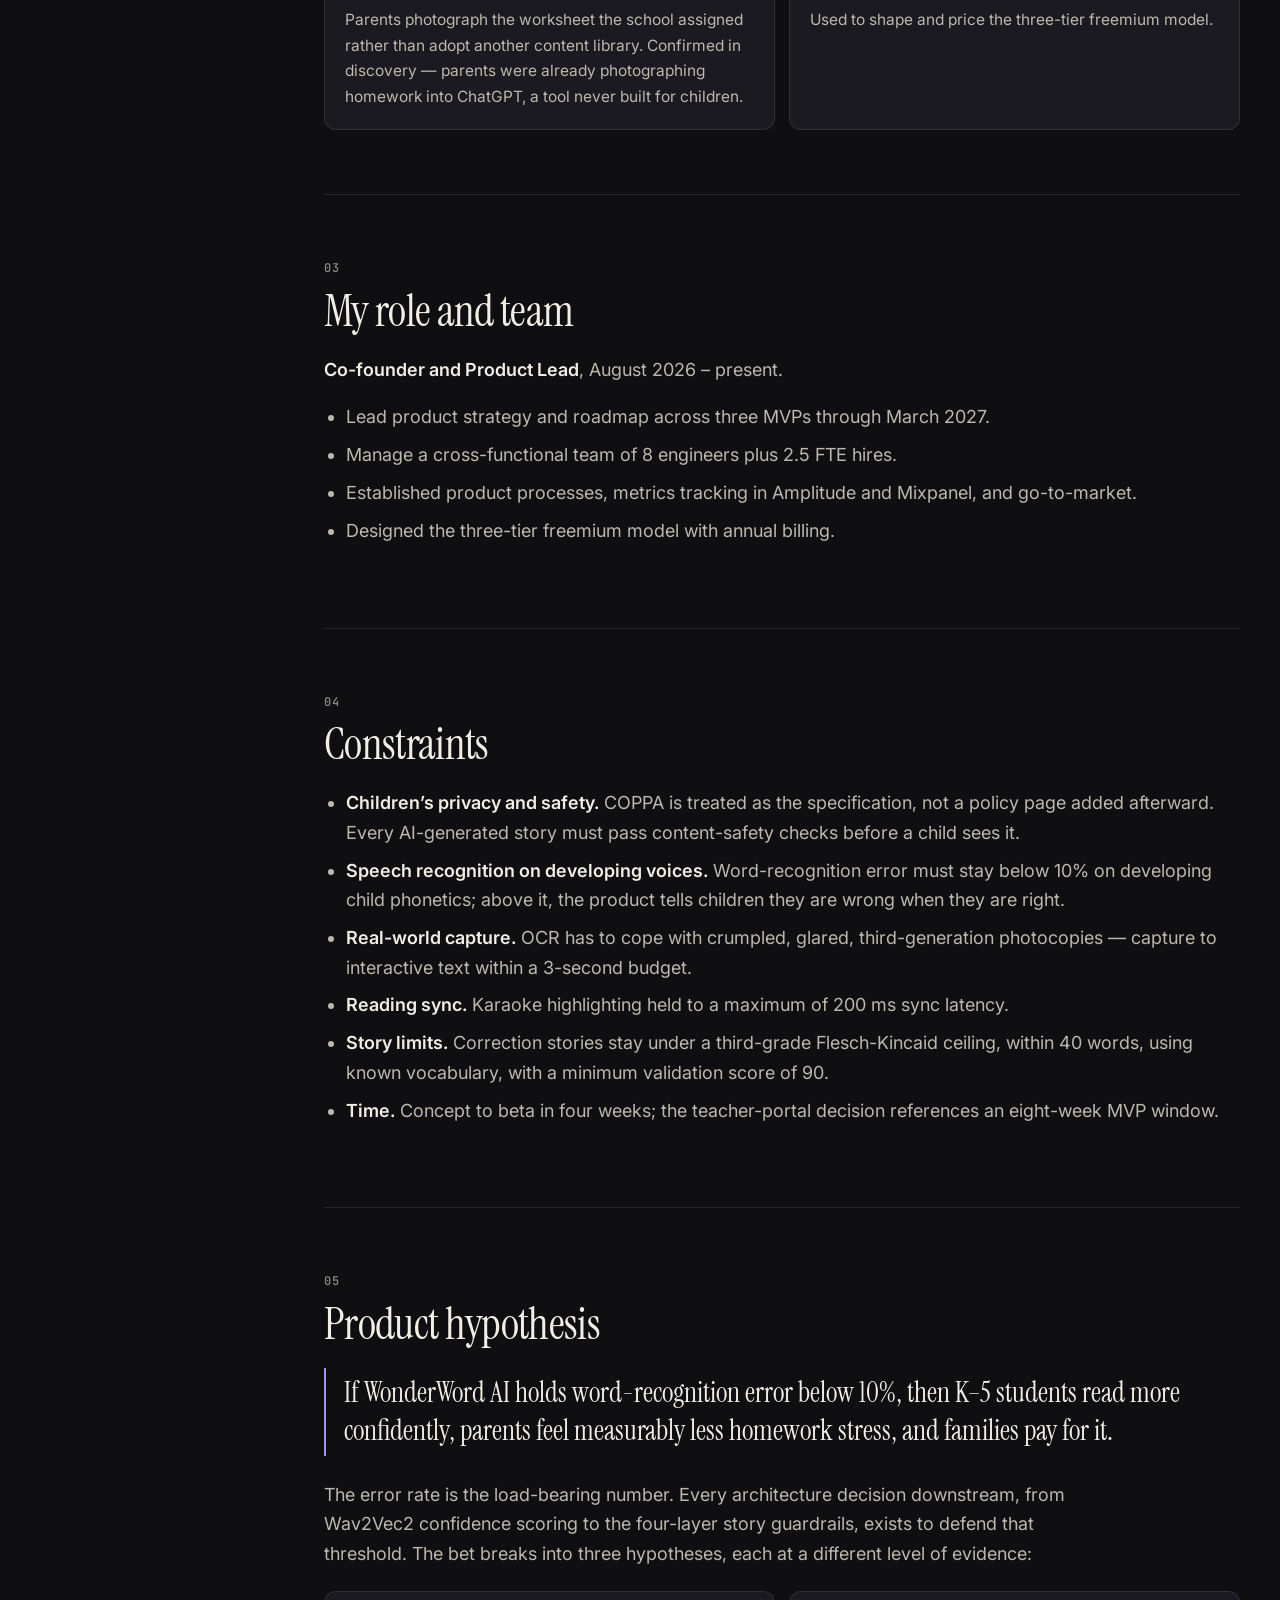
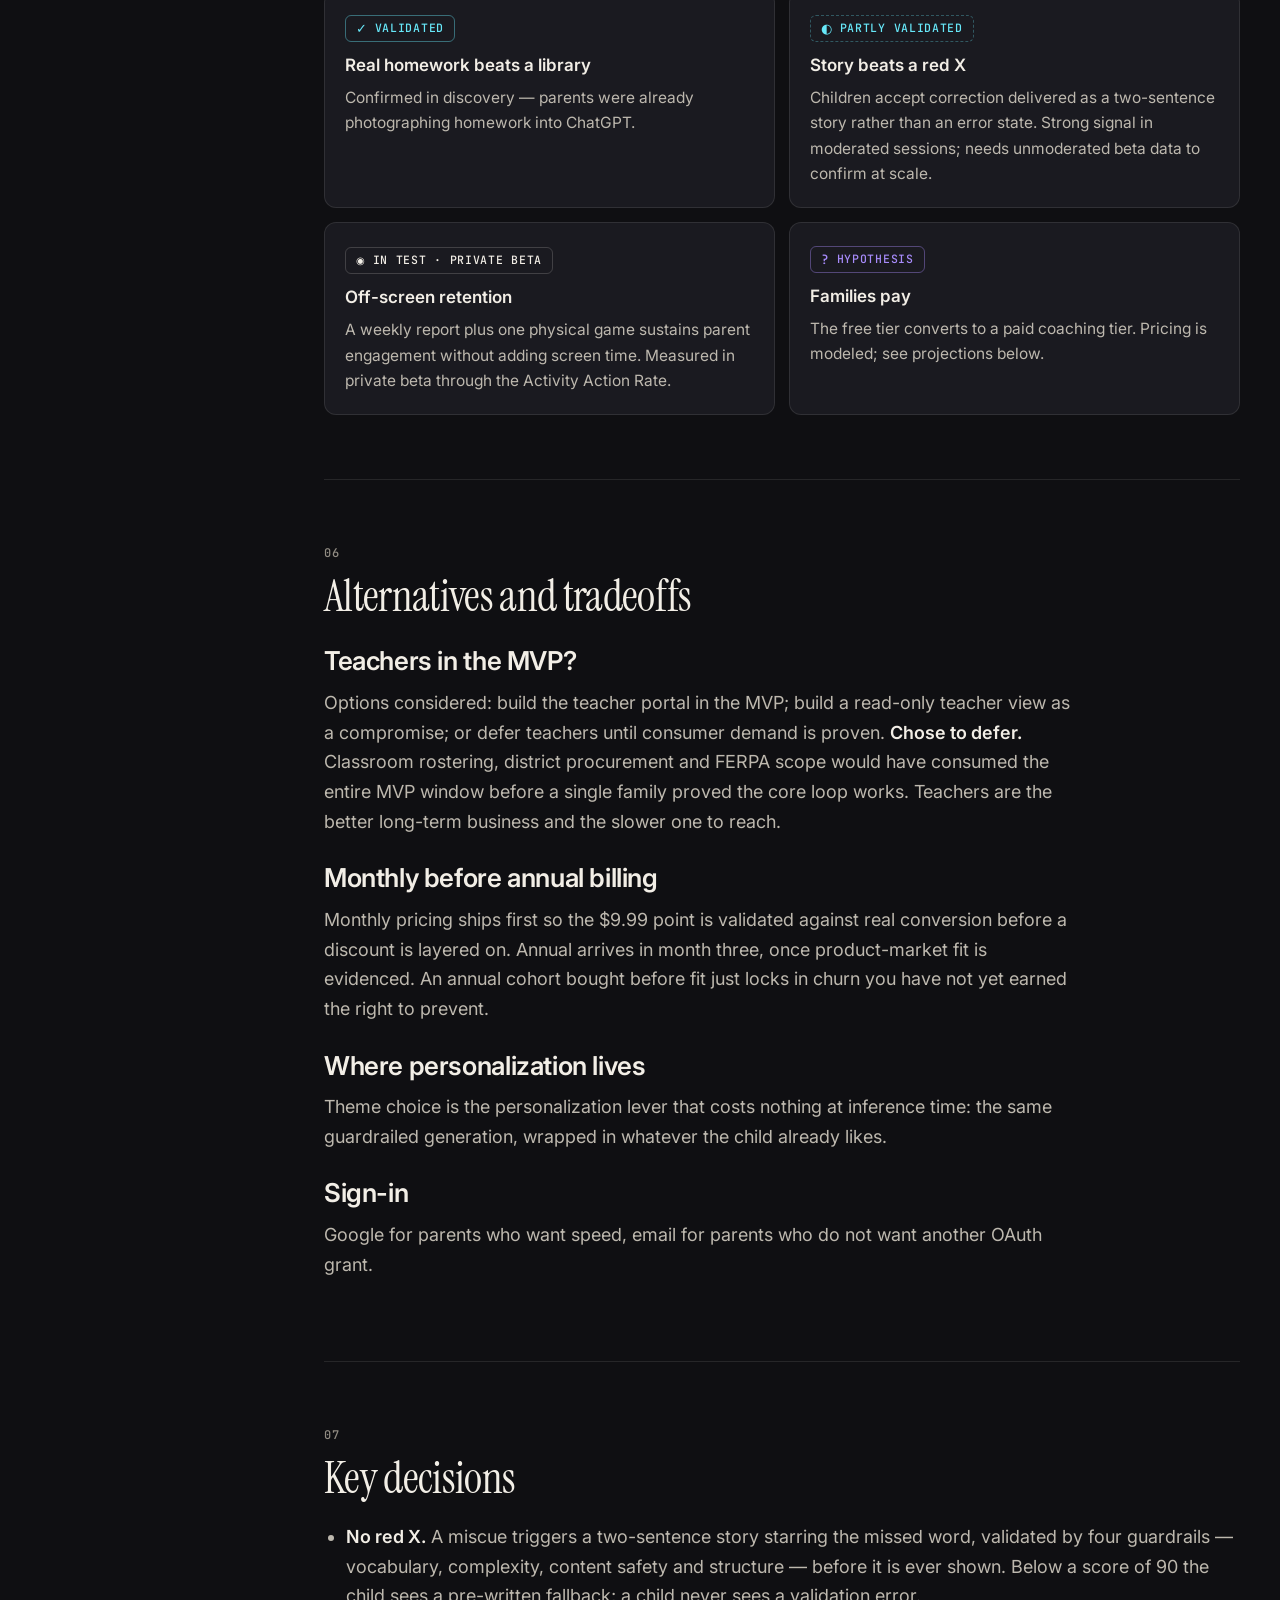
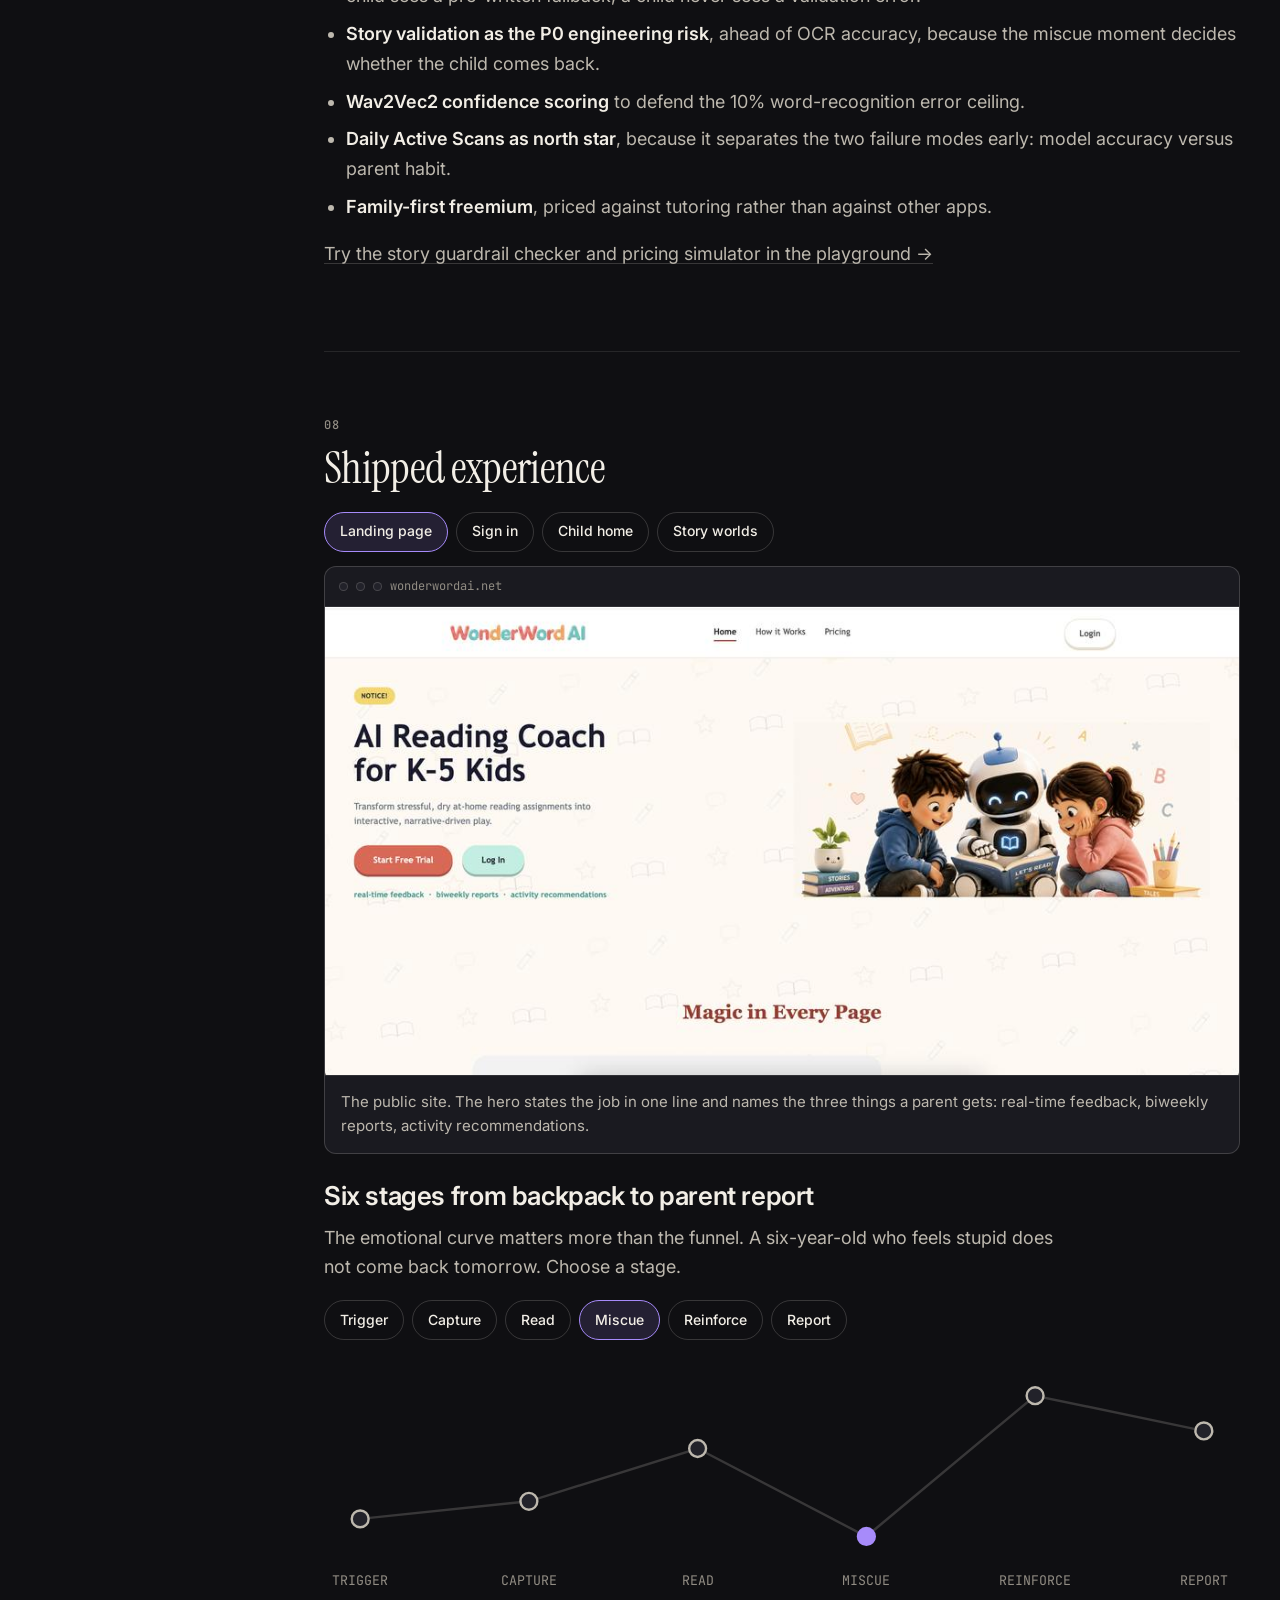
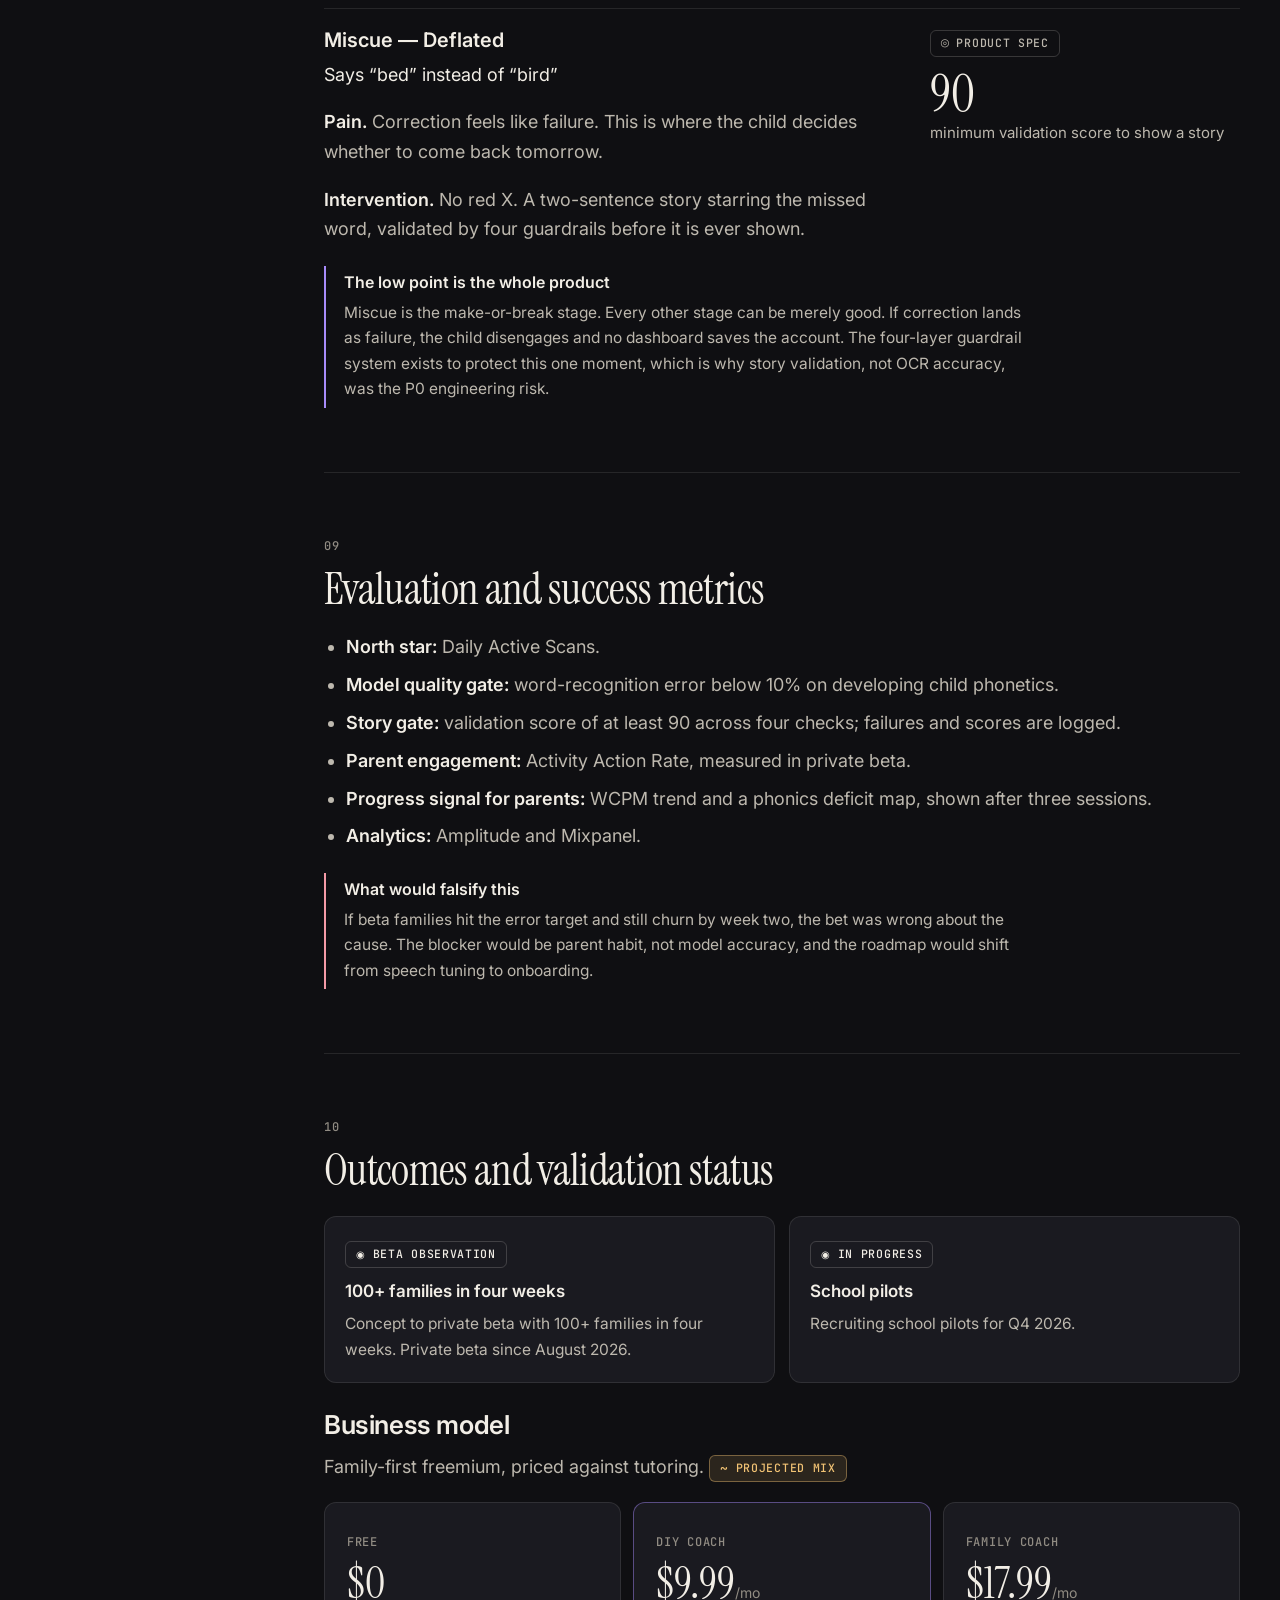
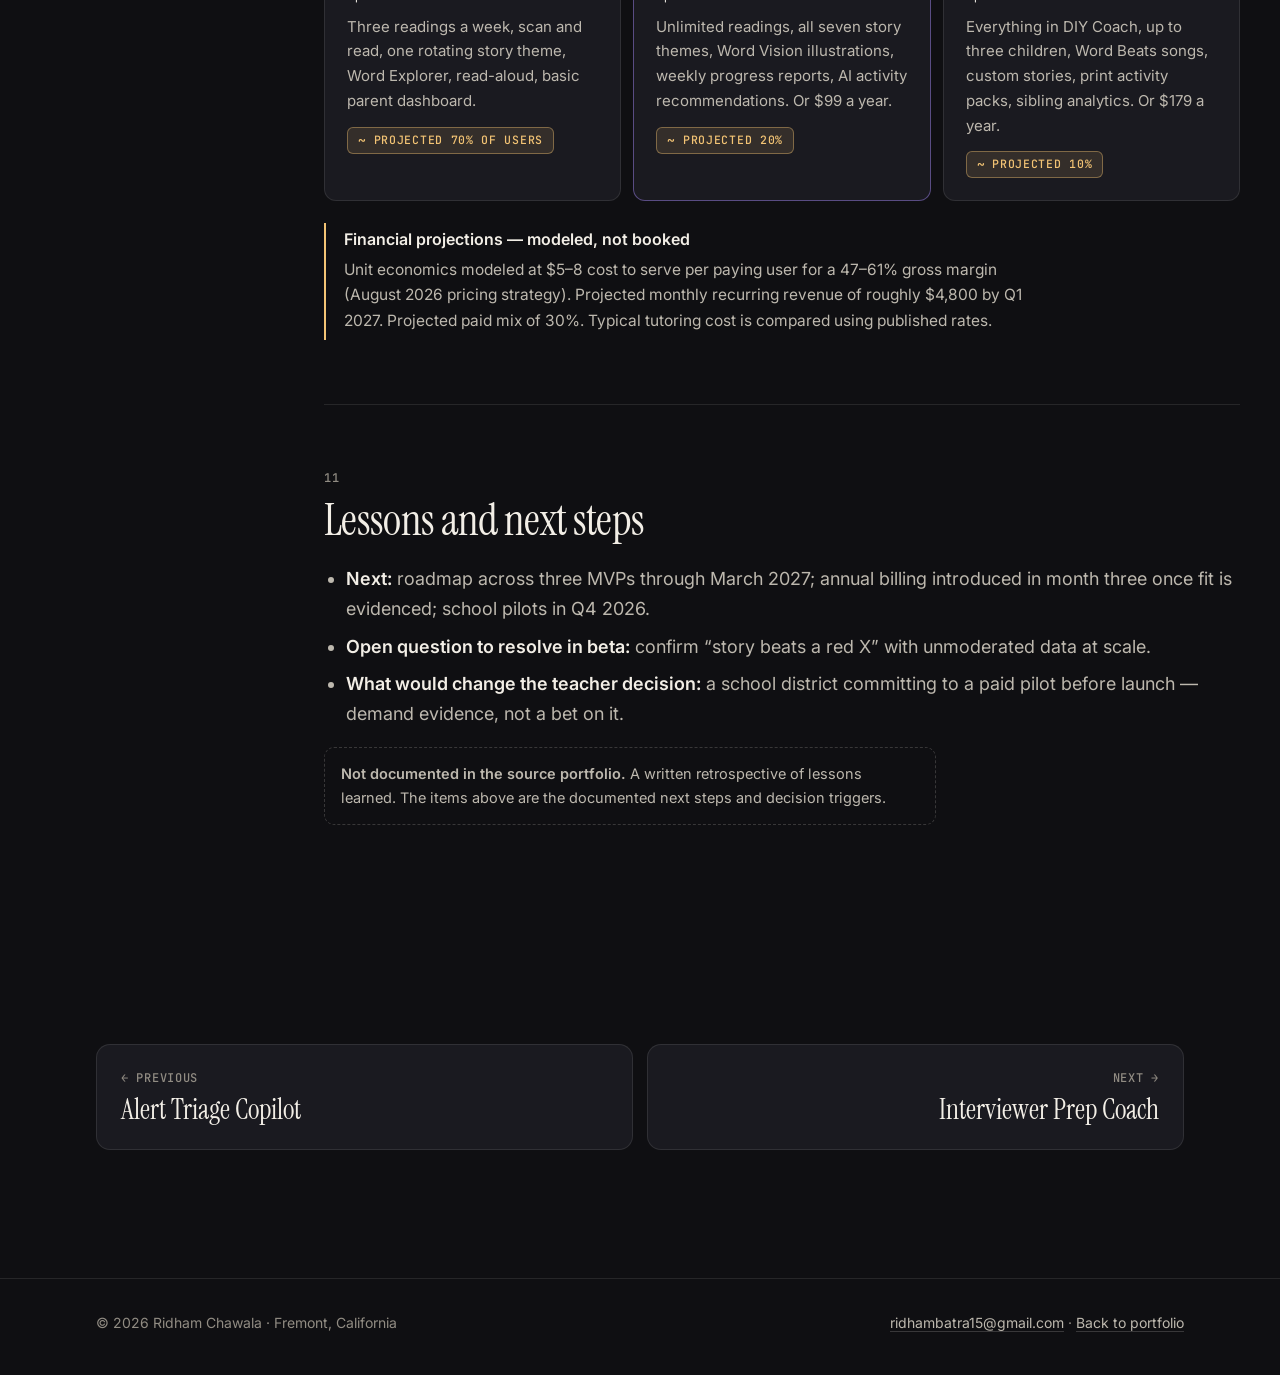
<file: work/wonderword.html>
<!doctype html>
<html lang="en">
<head>
<meta charset="utf-8">
<meta name="viewport" content="width=device-width, initial-scale=1">
<title>WonderWord AI — Ridham Chawala</title>
<meta name="description" content="WonderWord AI case study: an AI reading coach that turns a child’s real school worksheet into an engaging reading adventure.">
<meta name="theme-color" content="#0F0F12">
<link rel="icon" href="../assets/favicon.svg" type="image/svg+xml">
<link rel="preconnect" href="https://fonts.googleapis.com">
<link rel="preconnect" href="https://fonts.gstatic.com" crossorigin>
<link href="https://fonts.googleapis.com/css2?family=Instrument+Serif:ital@0;1&family=Inter:wght@400;500;600&family=JetBrains+Mono:wght@500&display=swap" rel="stylesheet">
<link rel="stylesheet" href="../assets/styles.css">
<script>document.documentElement.classList.add('js')</script>
</head>
<body>
<a class="skip" href="#main">Skip to content</a>
<header class="site-head">
  <nav class="wrap navbar" aria-label="Primary">
    <a class="brand" href="../index.html" aria-label="Ridham Chawala, home">
      <span class="brand-mark" aria-hidden="true">R</span>
      <span>Ridham Chawala<small>AI Product Manager</small></span>
    </a>
    <button class="menu-btn" type="button" aria-expanded="false" aria-controls="nav-panel" aria-label="Open menu"><span></span></button>
    <div class="nav-panel" id="nav-panel">
      <ul class="nav-links">
        <li><a href="../index.html#work" aria-current="page">Work</a></li>
        <li><a href="../index.html#playground">Playground</a></li>
        <li><a href="../index.html#experience">Experience</a></li>
        <li><a href="../index.html#about">About</a></li>
        <li><a href="../index.html#contact">Contact</a></li>
      </ul>
      <a class="btn btn--sm nav-cta" href="../index.html#contact">Get in touch</a>
    </div>
  </nav>
</header>

<main id="main">
<section class="cs-hero" aria-labelledby="cs-title">
  <div class="wrap" style="position:relative;z-index:1">
    <p class="crumbs"><a href="../index.html#work">Selected work</a> <span aria-hidden="true">/</span> WonderWord AI</p>
    <div class="pills"><span class="pill pill--shipped">Shipped · Private beta</span> <span class="pill">Consumer AI</span></div>
    <h1 class="h1" id="cs-title">WonderWord AI</h1>
    <p class="lede">An AI reading coach that turns a child’s real school worksheet into an engaging reading adventure.</p>
    <dl class="cs-facts"><div><dt>Role</dt><dd>Co-founder and Product Lead</dd></div><div><dt>Timeline</dt><dd>Aug 2026 – Present</dd></div><div><dt>Team</dt><dd>8 engineers + 2.5 FTE hires</dd></div><div><dt>Stack</dt><dd>PWA · FastAPI</dd></div></dl>
    <h2 class="sr-only">Artifacts</h2>
    <div class="artifacts"><a class="artifact" href="https://www.wonderwordai.net/" target="_blank" rel="noopener noreferrer"><span class="label">Live product</span><b>wonderwordai.net</b><span class="sr-only"> — WonderWord AI live product (opens in a new tab)</span></a><a class="artifact" href="https://www.figma.com/design/5qQ23MWvgDfnO5FrM35PNg/Wonder-Word-AI?node-id=0-1&amp;p=f&amp;t=52CQ14lJvkkfFzAY-0" target="_blank" rel="noopener noreferrer"><span class="label">Design</span><b>Figma file</b><span class="sr-only"> — WonderWord AI Figma file (opens in a new tab)</span></a><a class="artifact" href="https://github.com/WonderWord-DEV-Team/WonderWordAI/tree/main" target="_blank" rel="noopener noreferrer"><span class="label">Code</span><b>GitHub repository</b><span class="sr-only"> — WonderWord AI GitHub repository (opens in a new tab)</span></a></div>
    
  </div>
</section>

<div class="wrap cs-body">
  <nav class="toc" aria-label="Case study contents">
    <details open><summary>Contents</summary>
    <ol><li><a href="#context">Context and target user</a></li><li><a href="#problem">Problem and evidence</a></li><li><a href="#role">My role and team</a></li><li><a href="#constraints">Constraints</a></li><li><a href="#hypothesis">Product hypothesis</a></li><li><a href="#alternatives">Alternatives and tradeoffs</a></li><li><a href="#decisions">Key decisions</a></li><li><a href="#experience">Shipped experience</a></li><li><a href="#evaluation">Evaluation and success metrics</a></li><li><a href="#outcomes">Outcomes and validation status</a></li><li><a href="#lessons">Lessons and next steps</a></li></ol>
    </details>
  </nav>
  <article>
<section class="cs-sec" id="context" aria-labelledby="context-h"><span class="meta">01</span><h2 id="context-h">Context and target user</h2>

<p>WonderWord AI is a reading coach for <strong>K–5 students and their parents</strong>. Instead of asking a family to adopt yet another content library, it starts from the worksheet the school already sent home: a child or parent photographs the page, the child reads it aloud with karaoke-style highlighting, and missed words become short, guardrailed stories.</p>
<p>The product has two users with different jobs. The child needs reading to feel like an adventure rather than a test. The parent — who pays — needs to see where the child is actually stuck, without adding screen time.</p>
<p class="small">The source portfolio also states that one in three US kids struggles with reading in early grades; no citation is given there, so it is not used as evidence on this page.</p>

</section>
<section class="cs-sec" id="problem" aria-labelledby="problem-h"><span class="meta">02</span><h2 id="problem-h">Problem and evidence</h2>

<p>Every existing reading app works inside its own content library instead of the homework already in the backpack. Homework time becomes a nightly power struggle, and parents have no clear view of where their child is stuck.</p>
<div class="evidence-grid">
  <div class="ev-card"><span class="pill pill--validated">Validated finding</span><h4>Real homework beats a library</h4><p>Parents photograph the worksheet the school assigned rather than adopt another content library. Confirmed in discovery — parents were already photographing homework into ChatGPT, a tool never built for children.</p></div>
  <div class="ev-card"><span class="pill pill--validated">Research input</span><h4>50+ voice-of-customer interviews</h4><p>Used to shape and price the three-tier freemium model.</p></div>
</div>

</section>
<section class="cs-sec" id="role" aria-labelledby="role-h"><span class="meta">03</span><h2 id="role-h">My role and team</h2>

<p><strong>Co-founder and Product Lead</strong>, August 2026 – present.</p>
<ul>
  <li>Lead product strategy and roadmap across three MVPs through March 2027.</li>
  <li>Manage a cross-functional team of 8 engineers plus 2.5 FTE hires.</li>
  <li>Established product processes, metrics tracking in Amplitude and Mixpanel, and go-to-market.</li>
  <li>Designed the three-tier freemium model with annual billing.</li>
</ul>

</section>
<section class="cs-sec" id="constraints" aria-labelledby="constraints-h"><span class="meta">04</span><h2 id="constraints-h">Constraints</h2>

<ul>
  <li><strong>Children’s privacy and safety.</strong> COPPA is treated as the specification, not a policy page added afterward. Every AI-generated story must pass content-safety checks before a child sees it.</li>
  <li><strong>Speech recognition on developing voices.</strong> Word-recognition error must stay below 10% on developing child phonetics; above it, the product tells children they are wrong when they are right.</li>
  <li><strong>Real-world capture.</strong> OCR has to cope with crumpled, glared, third-generation photocopies — capture to interactive text within a 3-second budget.</li>
  <li><strong>Reading sync.</strong> Karaoke highlighting held to a maximum of 200 ms sync latency.</li>
  <li><strong>Story limits.</strong> Correction stories stay under a third-grade Flesch-Kincaid ceiling, within 40 words, using known vocabulary, with a minimum validation score of 90.</li>
  <li><strong>Time.</strong> Concept to beta in four weeks; the teacher-portal decision references an eight-week MVP window.</li>
</ul>

</section>
<section class="cs-sec" id="hypothesis" aria-labelledby="hypothesis-h"><span class="meta">05</span><h2 id="hypothesis-h">Product hypothesis</h2>

<blockquote class="callout" style="margin:0 0 24px"><p style="font-family:var(--f-display);font-size:clamp(22px,2.2vw,28px);line-height:1.35;color:var(--text)">If WonderWord AI holds word-recognition error below 10%, then K–5 students read more confidently, parents feel measurably less homework stress, and families pay for it.</p></blockquote>
<p>The error rate is the load-bearing number. Every architecture decision downstream, from Wav2Vec2 confidence scoring to the four-layer story guardrails, exists to defend that threshold. The bet breaks into three hypotheses, each at a different level of evidence:</p>
<div class="evidence-grid">
  <div class="ev-card"><span class="pill pill--validated">Validated</span><h4>Real homework beats a library</h4><p>Confirmed in discovery — parents were already photographing homework into ChatGPT.</p></div>
  <div class="ev-card"><span class="pill pill--partial">Partly validated</span><h4>Story beats a red X</h4><p>Children accept correction delivered as a two-sentence story rather than an error state. Strong signal in moderated sessions; needs unmoderated beta data to confirm at scale.</p></div>
  <div class="ev-card"><span class="pill pill--beta">In test · private beta</span><h4>Off-screen retention</h4><p>A weekly report plus one physical game sustains parent engagement without adding screen time. Measured in private beta through the Activity Action Rate.</p></div>
  <div class="ev-card"><span class="pill pill--hypothesis">Hypothesis</span><h4>Families pay</h4><p>The free tier converts to a paid coaching tier. Pricing is modeled; see projections below.</p></div>
</div>

</section>
<section class="cs-sec" id="alternatives" aria-labelledby="alternatives-h"><span class="meta">06</span><h2 id="alternatives-h">Alternatives and tradeoffs</h2>

<h3>Teachers in the MVP?</h3>
<p>Options considered: build the teacher portal in the MVP; build a read-only teacher view as a compromise; or defer teachers until consumer demand is proven. <strong>Chose to defer.</strong> Classroom rostering, district procurement and FERPA scope would have consumed the entire MVP window before a single family proved the core loop works. Teachers are the better long-term business and the slower one to reach.</p>
<h3>Monthly before annual billing</h3>
<p>Monthly pricing ships first so the $9.99 point is validated against real conversion before a discount is layered on. Annual arrives in month three, once product-market fit is evidenced. An annual cohort bought before fit just locks in churn you have not yet earned the right to prevent.</p>
<h3>Where personalization lives</h3>
<p>Theme choice is the personalization lever that costs nothing at inference time: the same guardrailed generation, wrapped in whatever the child already likes.</p>
<h3>Sign-in</h3>
<p>Google for parents who want speed, email for parents who do not want another OAuth grant.</p>

</section>
<section class="cs-sec" id="decisions" aria-labelledby="decisions-h"><span class="meta">07</span><h2 id="decisions-h">Key decisions</h2>

<ul>
  <li><strong>No red X.</strong> A miscue triggers a two-sentence story starring the missed word, validated by four guardrails — vocabulary, complexity, content safety and structure — before it is ever shown. Below a score of 90 the child sees a pre-written fallback; a child never sees a validation error.</li>
  <li><strong>Story validation as the P0 engineering risk</strong>, ahead of OCR accuracy, because the miscue moment decides whether the child comes back.</li>
  <li><strong>Wav2Vec2 confidence scoring</strong> to defend the 10% word-recognition error ceiling.</li>
  <li><strong>Daily Active Scans as north star</strong>, because it separates the two failure modes early: model accuracy versus parent habit.</li>
  <li><strong>Family-first freemium</strong>, priced against tutoring rather than against other apps.</li>
</ul>
<p><a href="../index.html#playground">Try the story guardrail checker and pricing simulator in the playground →</a></p>

</section>
<section class="cs-sec" id="experience" aria-labelledby="experience-h"><span class="meta">08</span><h2 id="experience-h">Shipped experience</h2>

<div class="shots">
  <div class="tabs" role="tablist" aria-label="WonderWord AI screens">
    <button class="btn btn--sm" role="tab" id="st-0" aria-controls="sp-0" aria-selected="true">Landing page</button>
    <button class="btn btn--sm" role="tab" id="st-1" aria-controls="sp-1" aria-selected="false" tabindex="-1">Sign in</button>
    <button class="btn btn--sm" role="tab" id="st-2" aria-controls="sp-2" aria-selected="false" tabindex="-1">Child home</button>
    <button class="btn btn--sm" role="tab" id="st-3" aria-controls="sp-3" aria-selected="false" tabindex="-1">Story worlds</button>
  </div>
  <figure class="frame" role="tabpanel" id="sp-0" aria-labelledby="st-0">
    <div class="bar"><i></i><i></i><i></i><span>wonderwordai.net</span></div>
    <img src="../assets/img/ww-landing.jpg" alt="WonderWord AI landing page" width="1000" height="511" loading="lazy">
    <figcaption>The public site. The hero states the job in one line and names the three things a parent gets: real-time feedback, biweekly reports, activity recommendations.</figcaption>
  </figure>
  <figure class="frame" role="tabpanel" id="sp-1" aria-labelledby="st-1" hidden>
    <div class="bar"><i></i><i></i><i></i><span>wonderwordai.net/auth/login</span></div>
    <img src="../assets/img/ww-signin.jpg" alt="WonderWord AI sign-in screen" width="1000" height="511" loading="lazy">
    <figcaption>Two doors, one screen. Google for parents who want speed, email for parents who do not want another OAuth grant. The mascot appears before the child has done anything, so the first impression is a character rather than a form.</figcaption>
  </figure>
  <figure class="frame" role="tabpanel" id="sp-2" aria-labelledby="st-2" hidden>
    <div class="bar"><i></i><i></i><i></i><span>wonder-word-ai.vercel.app/child</span></div>
    <img src="../assets/img/ww-child-home.jpg" alt="WonderWord AI child home screen with the Snap homework action" width="1000" height="511" loading="lazy">
    <figcaption>Snap homework is the primary action and sits dead centre. The streak banner and daily goal ring surround it rather than competing with it. Features not yet live are labelled inside the product itself.</figcaption>
  </figure>
  <figure class="frame" role="tabpanel" id="sp-3" aria-labelledby="st-3" hidden>
    <div class="bar"><i></i><i></i><i></i><span>wonder-word-ai.vercel.app/child</span></div>
    <img src="../assets/img/ww-story-worlds.jpg" alt="WonderWord AI Daily Refresh and story world selection" width="1000" height="511" loading="lazy">
    <figcaption>Daily Refresh and six story worlds. Theme choice is the personalization lever that costs nothing at inference time: the same guardrailed generation, wrapped in whatever the child already likes.</figcaption>
  </figure>
</div>

<h3>Six stages from backpack to parent report</h3>
<p>The emotional curve matters more than the funnel. A six-year-old who feels stupid does not come back tomorrow. Choose a stage.</p>
<div class="tabs" id="jtabs" role="tablist" aria-label="Journey stages" data-single-panel style="display:flex;flex-wrap:wrap;gap:8px;margin:16px 0 4px">
  <button class="btn btn--sm" role="tab" aria-controls="jpanel" aria-selected="false" tabindex="-1">Trigger</button>
  <button class="btn btn--sm" role="tab" aria-controls="jpanel" aria-selected="false" tabindex="-1">Capture</button>
  <button class="btn btn--sm" role="tab" aria-controls="jpanel" aria-selected="false" tabindex="-1">Read</button>
  <button class="btn btn--sm" role="tab" aria-controls="jpanel" aria-selected="true">Miscue</button>
  <button class="btn btn--sm" role="tab" aria-controls="jpanel" aria-selected="false" tabindex="-1">Reinforce</button>
  <button class="btn btn--sm" role="tab" aria-controls="jpanel" aria-selected="false" tabindex="-1">Report</button>
</div>
<svg id="journey" class="journey-svg" viewBox="0 0 760 200" role="img" aria-label="Emotional curve across six stages; the low point is the Miscue stage and the high point is Reinforce."></svg>
<div class="jdet" id="jpanel" role="tabpanel" aria-live="polite">
  <div>
    <h4 id="jname" style="font-size:20px"></h4>
    <p id="jwhat" style="color:var(--text)"></p>
    <p><strong>Pain.</strong> <span id="jpain"></span></p>
    <p style="margin:0"><strong>Intervention.</strong> <span id="jfix"></span></p>
  </div>
  <div id="jmet"><span class="pill pill--target">Product spec</span><div class="big" id="jnum" style="margin-top:12px"></div><p class="small" id="jlab"></p></div>
</div>
<div class="callout"><h4>The low point is the whole product</h4><p>Miscue is the make-or-break stage. Every other stage can be merely good. If correction lands as failure, the child disengages and no dashboard saves the account. The four-layer guardrail system exists to protect this one moment, which is why story validation, not OCR accuracy, was the P0 engineering risk.</p></div>

</section>
<section class="cs-sec" id="evaluation" aria-labelledby="evaluation-h"><span class="meta">09</span><h2 id="evaluation-h">Evaluation and success metrics</h2>

<ul>
  <li><strong>North star:</strong> Daily Active Scans.</li>
  <li><strong>Model quality gate:</strong> word-recognition error below 10% on developing child phonetics.</li>
  <li><strong>Story gate:</strong> validation score of at least 90 across four checks; failures and scores are logged.</li>
  <li><strong>Parent engagement:</strong> Activity Action Rate, measured in private beta.</li>
  <li><strong>Progress signal for parents:</strong> WCPM trend and a phonics deficit map, shown after three sessions.</li>
  <li><strong>Analytics:</strong> Amplitude and Mixpanel.</li>
</ul>
<div class="callout callout--rose"><h4>What would falsify this</h4><p>If beta families hit the error target and still churn by week two, the bet was wrong about the cause. The blocker would be parent habit, not model accuracy, and the roadmap would shift from speech tuning to onboarding.</p></div>

</section>
<section class="cs-sec" id="outcomes" aria-labelledby="outcomes-h"><span class="meta">10</span><h2 id="outcomes-h">Outcomes and validation status</h2>

<div class="evidence-grid">
  <div class="ev-card"><span class="pill pill--beta">Beta observation</span><h4>100+ families in four weeks</h4><p>Concept to private beta with 100+ families in four weeks. Private beta since August 2026.</p></div>
  <div class="ev-card"><span class="pill pill--beta">In progress</span><h4>School pilots</h4><p>Recruiting school pilots for Q4 2026.</p></div>
</div>
<h3>Business model</h3>
<p>Family-first freemium, priced against tutoring. <span class="pill pill--projection">Projected mix</span></p>
<div class="tiers">
  <div class="tier"><span class="meta">Free</span><div class="price">$0</div><p>Three readings a week, scan and read, one rotating story theme, Word Explorer, read-aloud, basic parent dashboard.</p><span class="pill pill--projection">Projected 70% of users</span></div>
  <div class="tier mid"><span class="meta">DIY Coach</span><div class="price">$9.99<small>/mo</small></div><p>Unlimited readings, all seven story themes, Word Vision illustrations, weekly progress reports, AI activity recommendations. Or $99 a year.</p><span class="pill pill--projection">Projected 20%</span></div>
  <div class="tier"><span class="meta">Family Coach</span><div class="price">$17.99<small>/mo</small></div><p>Everything in DIY Coach, up to three children, Word Beats songs, custom stories, print activity packs, sibling analytics. Or $179 a year.</p><span class="pill pill--projection">Projected 10%</span></div>
</div>
<div class="callout callout--amber">
  <h4>Financial projections — modeled, not booked</h4>
  <p>Unit economics modeled at $5–8 cost to serve per paying user for a 47–61% gross margin (August 2026 pricing strategy). Projected monthly recurring revenue of roughly $4,800 by Q1 2027. Projected paid mix of 30%. Typical tutoring cost is compared using published rates.</p>
</div>

</section>
<section class="cs-sec" id="lessons" aria-labelledby="lessons-h"><span class="meta">11</span><h2 id="lessons-h">Lessons and next steps</h2>

<ul>
  <li><strong>Next:</strong> roadmap across three MVPs through March 2027; annual billing introduced in month three once fit is evidenced; school pilots in Q4 2026.</li>
  <li><strong>Open question to resolve in beta:</strong> confirm “story beats a red X” with unmoderated data at scale.</li>
  <li><strong>What would change the teacher decision:</strong> a school district committing to a paid pilot before launch — demand evidence, not a bet on it.</li>
</ul>
<p class="gap-note"><b>Not documented in the source portfolio.</b> A written retrospective of lessons learned. The items above are the documented next steps and decision triggers.</p>
</section>
  </article>
</div>

<div class="wrap">
  <nav class="cs-next" aria-label="More case studies">
    <a href="alert-triage-copilot.html"><span class="meta">← Previous</span><span class="t">Alert Triage Copilot</span></a>
    <a class="r" href="interviewer-prep-coach.html"><span class="meta">Next →</span><span class="t">Interviewer Prep Coach</span></a>
  </nav>
</div>
</main>

<footer class="site-foot">
  <div class="wrap">
    <span>© 2026 Ridham Chawala · Fremont, California</span>
    <span><a href="mailto:ridhambatra15@gmail.com">ridhambatra15@gmail.com</a> · <a href="../index.html">Back to portfolio</a></span>
  </div>
</footer>
<script src="../assets/main.js" defer></script>
</body>
</html>
</file>
<file: assets/styles.css>
/* =========================================================
   Ridham Chawala — portfolio design system
   See docs/DESIGN.md for the token table and component list.
   ========================================================= */

:root {
  color-scheme: dark;
  --bg: #0F0F12;
  --bg-2: #15151A;
  --surface: #1A1A20;
  --surface-2: #22222A;
  --line: rgba(242, 238, 230, .10);
  --line-2: rgba(242, 238, 230, .18);
  --text: #F2EEE6;
  --text-2: #BDB8AE;
  --text-3: #918C83;
  --violet: #A78BFA;
  --violet-soft: rgba(167, 139, 250, .14);
  --cyan: #67E8F9;
  --cyan-soft: rgba(103, 232, 249, .12);
  --amber: #F2C374;
  --amber-soft: rgba(242, 195, 116, .12);
  --rose: #F49AA6;
  --rose-soft: rgba(244, 154, 166, .12);

  --f-display: "Instrument Serif", "Iowan Old Style", Georgia, serif;
  --f-text: "Inter", system-ui, -apple-system, "Segoe UI", sans-serif;
  --f-mono: "JetBrains Mono", ui-monospace, "SF Mono", Menlo, monospace;

  --maxw: 1200px;
  --gut: clamp(16px, 5vw, 56px);
  --sec: clamp(72px, 10vw, 136px);
  --r-sm: 6px;
  --r-md: 14px;
  --r-lg: 22px;
  --ease: cubic-bezier(.2, .7, .2, 1);
}

*, *::before, *::after { box-sizing: border-box; }
html { -webkit-text-size-adjust: 100%; scroll-padding-top: 88px; }
@media (prefers-reduced-motion: no-preference) { html { scroll-behavior: smooth; } }
body {
  margin: 0;
  background: var(--bg);
  color: var(--text);
  font-family: var(--f-text);
  font-size: clamp(16.5px, 1.1vw + 12px, 18px);
  line-height: 1.65;
  -webkit-font-smoothing: antialiased;
  text-rendering: optimizeLegibility;
  overflow-x: hidden;
}
img { max-width: 100%; height: auto; display: block; }
a { color: inherit; text-decoration-color: var(--line-2); text-underline-offset: 3px; }
a:hover { text-decoration-color: var(--violet); }
p { margin: 0 0 1em; max-width: 68ch; }
ul, ol { padding-left: 1.2em; }
li { margin-bottom: .45em; }
h1, h2, h3, h4 { margin: 0; font-weight: 400; }
button, input, textarea { font: inherit; color: inherit; }
::selection { background: var(--violet); color: #111; }

:focus-visible {
  outline: 2px solid var(--violet);
  outline-offset: 3px;
  border-radius: 4px;
}

.skip {
  position: absolute; left: 12px; top: -60px; z-index: 100;
  background: var(--text); color: var(--bg); padding: 10px 16px; border-radius: var(--r-sm);
  font-weight: 600; text-decoration: none;
}
.skip:focus { top: 12px; }

.sr-only {
  position: absolute !important; width: 1px; height: 1px; padding: 0; margin: -1px;
  overflow: hidden; clip: rect(0 0 0 0); white-space: nowrap; border: 0;
}

.wrap { max-width: var(--maxw); margin: 0 auto; padding: 0 var(--gut); }

/* ---------- Type ---------- */
.kicker, .meta, .pill, .label {
  font-family: var(--f-mono);
  font-size: 12px;
  font-weight: 500;
  letter-spacing: .06em;
  text-transform: uppercase;
}
.kicker { display: flex; align-items: center; gap: 10px; color: var(--text-3); margin-bottom: 20px; }
.kicker::before { content: ""; width: 24px; height: 1px; background: var(--violet); }
.meta { color: var(--text-3); }

.h1 {
  font-family: var(--f-display);
  font-size: clamp(42px, 5.6vw, 78px);
  line-height: .98;
  letter-spacing: -.02em;
}
.h2, section h2 {
  font-family: var(--f-display);
  font-size: clamp(34px, 5vw, 60px);
  line-height: 1.04;
  letter-spacing: -.015em;
  max-width: 20ch;
  margin-bottom: 20px;
}
h3, .h3 {
  font-family: var(--f-text);
  font-size: clamp(20px, 1.6vw + 12px, 26px);
  font-weight: 600;
  line-height: 1.25;
  letter-spacing: -.015em;
  margin-bottom: 10px;
}
h4 { font-size: 17px; font-weight: 600; line-height: 1.35; margin-bottom: 6px; }
.lede { font-size: clamp(19px, 1vw + 14px, 22px); line-height: 1.55; color: var(--text-2); max-width: 52ch; }
.muted { color: var(--text-2); }
.small { font-size: 15px; color: var(--text-3); }
em.serif { font-family: var(--f-display); font-style: italic; font-size: 1.08em; color: var(--text); }

/* ---------- Buttons ---------- */
.btn {
  display: inline-flex; align-items: center; justify-content: center; gap: 10px;
  min-height: 46px; padding: 11px 20px;
  border-radius: 999px;
  border: 1px solid var(--line-2);
  background: transparent; color: var(--text);
  font-size: 15px; font-weight: 500; line-height: 1.2;
  text-decoration: none; cursor: pointer;
  transition: border-color .16s var(--ease), background .16s var(--ease), color .16s var(--ease), transform .16s var(--ease);
}
.btn:hover { border-color: var(--violet); background: var(--violet-soft); }
.btn:active { transform: translateY(1px); }
.btn--primary { background: var(--text); color: #111114; border-color: var(--text); font-weight: 600; }
.btn--primary:hover { background: #fff; border-color: #fff; color: #111114; }
.btn--sm { min-height: 40px; padding: 8px 15px; font-size: 14px; }
.btn .arr { transition: transform .16s var(--ease); }
.btn:hover .arr { transform: translateX(3px); }
.btn[aria-pressed="true"] { border-color: var(--violet); background: var(--violet-soft); }
.btns { display: flex; flex-wrap: wrap; gap: 12px; }
.ext::after { content: "↗"; font-size: .9em; opacity: .7; }

/* ---------- Pills ---------- */
.pill {
  display: inline-flex; align-items: center; gap: 7px;
  padding: 5px 10px; border-radius: var(--r-sm);
  border: 1px solid var(--line-2); color: var(--text-2);
  font-size: 11.5px; white-space: nowrap; line-height: 1.3;
}
.pill::before { content: "•"; font-size: 13px; line-height: 1; }
.pill--shipped { color: var(--cyan); border-color: rgba(103,232,249,.4); background: var(--cyan-soft); }
.pill--shipped::before { content: "●"; font-size: 9px; }
.pill--concept { color: var(--violet); border-color: rgba(167,139,250,.4); background: var(--violet-soft); }
.pill--concept::before { content: "◇"; font-size: 11px; }
.pill--validated { color: var(--cyan); border-color: rgba(103,232,249,.4); }
.pill--validated::before { content: "✓"; }
.pill--partial { color: var(--cyan); border-color: rgba(103,232,249,.3); border-style: dashed; }
.pill--partial::before { content: "◐"; }
.pill--hypothesis { color: var(--violet); border-color: rgba(167,139,250,.4); }
.pill--hypothesis::before { content: "?"; }
.pill--beta { color: var(--text); border-color: var(--line-2); }
.pill--beta::before { content: "◉"; font-size: 10px; }
.pill--projection { color: var(--amber); border-color: rgba(242,195,116,.4); background: var(--amber-soft); }
.pill--projection::before { content: "~"; }
.pill--dated { color: var(--text-2); border-style: dashed; }
.pill--dated::before { content: "⧗"; }
.pill--target { color: var(--text-2); }
.pill--target::before { content: "◎"; }
.pills { display: flex; flex-wrap: wrap; gap: 8px; }

/* ---------- Header / nav ---------- */
.site-head {
  position: sticky; top: 0; z-index: 50;
  background: rgba(15, 15, 18, .78);
  backdrop-filter: saturate(140%) blur(14px);
  -webkit-backdrop-filter: saturate(140%) blur(14px);
  border-bottom: 1px solid var(--line);
}
.navbar { display: flex; align-items: center; gap: 24px; min-height: 68px; }
.brand { display: flex; align-items: center; gap: 12px; text-decoration: none; font-weight: 600; font-size: 15px; letter-spacing: -.01em; white-space: nowrap; }
.brand-mark {
  width: 30px; height: 30px; border-radius: 9px; display: grid; place-items: center;
  background: linear-gradient(140deg, rgba(167,139,250,.35), rgba(103,232,249,.25));
  border: 1px solid var(--line-2);
  font-family: var(--f-display); font-size: 17px; font-weight: 400;
}
.brand small { display: block; font-weight: 400; color: var(--text-3); font-size: 12.5px; }
.nav-links { display: flex; gap: 4px; margin-left: auto; list-style: none; padding: 0; margin-top: 0; margin-bottom: 0; }
.nav-links li { margin: 0; }
.nav-links a {
  display: block; padding: 8px 12px; border-radius: 999px;
  font-size: 14.5px; color: var(--text-2); text-decoration: none;
  transition: color .16s, background .16s;
}
.nav-links a:hover, .nav-links a[aria-current="true"], .nav-links a[aria-current="page"] { color: var(--text); background: rgba(242,238,230,.06); }
.nav-cta { margin-left: 8px; }
.menu-btn {
  display: none; margin-left: auto;
  width: 46px; height: 46px; border-radius: 12px; border: 1px solid var(--line-2);
  background: transparent; cursor: pointer; align-items: center; justify-content: center;
}
.menu-btn span, .menu-btn span::before, .menu-btn span::after {
  display: block; width: 18px; height: 1.5px; background: var(--text); position: relative; transition: transform .2s var(--ease), background .2s;
}
.menu-btn span::before, .menu-btn span::after { content: ""; position: absolute; left: 0; }
.menu-btn span::before { top: -6px; }
.menu-btn span::after { top: 6px; }
.menu-btn[aria-expanded="true"] span { background: transparent; }
.menu-btn[aria-expanded="true"] span::before { transform: translateY(6px) rotate(45deg); }
.menu-btn[aria-expanded="true"] span::after { transform: translateY(-6px) rotate(-45deg); }

@media (max-width: 900px) {
  .menu-btn { display: inline-flex; }
  .nav-cta { display: none; }
  .nav-panel {
    position: fixed; inset: 68px 0 auto 0;
    background: var(--bg); border-bottom: 1px solid var(--line);
    padding: 12px var(--gut) 24px;
    display: none;
    max-height: calc(100dvh - 68px); overflow-y: auto;
  }
  .nav-panel.open { display: block; }
  .nav-links { flex-direction: column; gap: 0; margin: 0; }
  .nav-links a { padding: 14px 4px; border-radius: 0; border-bottom: 1px solid var(--line); font-size: 17px; }
  .nav-panel .btn { margin-top: 18px; width: 100%; }
}
@media (min-width: 901px) {
  .nav-panel { display: flex; align-items: center; margin-left: auto; }
  .nav-panel .mobile-only { display: none; }
}

/* ---------- Sections ---------- */
section { padding: var(--sec) 0; position: relative; }
.band { background: var(--bg-2); border-top: 1px solid var(--line); border-bottom: 1px solid var(--line); }
.sec-head { display: grid; gap: 4px; margin-bottom: clamp(36px, 5vw, 64px); }
.sec-head .lede { margin-top: 4px; }

/* ---------- Hero ---------- */
.hero { padding: clamp(32px, 5vw, 72px) 0 clamp(56px, 7vw, 96px); overflow: hidden; }
.hero::before {
  content: ""; position: absolute; inset: -20% -10% auto auto; width: 70vw; height: 70vw; max-width: 900px; max-height: 900px;
  background: radial-gradient(closest-side, rgba(167,139,250,.16), transparent 70%);
  pointer-events: none;
}
.hero::after {
  content: ""; position: absolute; left: -15%; bottom: -30%; width: 60vw; height: 60vw; max-width: 760px; max-height: 760px;
  background: radial-gradient(closest-side, rgba(103,232,249,.08), transparent 70%);
  pointer-events: none;
}
.hero-grid { display: grid; grid-template-columns: minmax(0, 1.05fr) minmax(0, .95fr); gap: clamp(32px, 4vw, 64px); align-items: center; position: relative; z-index: 1; }
.hero-id { display: flex; align-items: center; gap: 14px; margin-bottom: 24px; }
.hero-id img { width: 52px; height: 52px; border-radius: 50%; border: 1px solid var(--line-2); object-fit: cover; }
.hero-id .name { font-weight: 600; font-size: 17px; line-height: 1.25; }
.hero-id .title { color: var(--text-2); font-size: 15px; }
.hero .h1 em { font-style: italic; background: linear-gradient(100deg, var(--violet), var(--cyan)); -webkit-background-clip: text; background-clip: text; color: transparent; padding-right: .06em; }
.hero .lede { margin-top: 22px; }
.hero .btns { margin-top: 28px; }
.hero-facts { display: flex; flex-wrap: wrap; gap: 10px 28px; margin: 32px 0 0; padding: 0; list-style: none; font-size: 15px; color: var(--text-2); }
.hero-facts li { display: flex; align-items: center; gap: 9px; margin: 0; }
.hero-facts svg { flex: none; color: var(--text-3); }
.dot-live { width: 8px; height: 8px; border-radius: 50%; background: var(--cyan); box-shadow: 0 0 0 4px var(--cyan-soft); flex: none; }

/* Scene */
.scene {
  position: relative; aspect-ratio: 1 / 1; width: 100%; max-width: 560px; margin-left: auto;
  border-radius: var(--r-lg);
  background:
    radial-gradient(60% 60% at 50% 45%, rgba(167,139,250,.10), transparent 70%),
    linear-gradient(180deg, rgba(255,255,255,.025), rgba(255,255,255,0));
  border: 1px solid var(--line);
  overflow: hidden;
  isolation: isolate;
}
.scene-static, .scene canvas { position: absolute; inset: 0; width: 100%; height: 100%; }
.scene canvas { opacity: 0; transition: opacity .8s var(--ease); }
.scene.is-3d canvas { opacity: 1; }
.scene.is-3d .scene-static { opacity: 0; transition: opacity .6s var(--ease); }
.scene-legend {
  list-style: none; padding: 0; margin: 14px 0 0 auto; max-width: 560px;
  display: grid; grid-template-columns: repeat(3, 1fr); gap: 8px;
}
.scene-legend li { margin: 0; padding: 10px 12px; border: 1px solid var(--line); border-radius: 10px; font-size: 13px; color: var(--text-2); line-height: 1.35; }
.scene-legend b { display: block; color: var(--text); font-weight: 600; font-size: 13.5px; }
.scene-legend .sw { display: inline-block; width: 8px; height: 8px; border-radius: 2px; margin-right: 7px; vertical-align: 1px; }

@media (max-width: 900px) {
  .hero-grid { grid-template-columns: 1fr; }
  .scene { max-width: 520px; margin: 8px auto 0; aspect-ratio: 4 / 3.2; }
  .scene-legend { margin: 12px auto 0; max-width: 520px; }
}
@media (max-width: 480px) {
  .scene-legend { grid-template-columns: 1fr; }
}

/* ---------- Impact ---------- */
.stats { display: grid; grid-template-columns: repeat(4, 1fr); gap: 16px; }
.stat {
  padding: 26px 24px 22px; border-radius: var(--r-md);
  background: var(--surface); border: 1px solid var(--line);
  display: flex; flex-direction: column; min-height: 100%;
}
.stat .num { font-family: var(--f-display); font-size: clamp(54px, 6vw, 76px); line-height: 1; letter-spacing: -.02em; }
.stat .num sup { font-size: .45em; vertical-align: top; position: relative; top: .25em; margin-left: 2px; color: var(--text-2); }
.stat .what { font-size: 16px; color: var(--text); margin: 14px 0 18px; line-height: 1.45; }
.stat .src { margin-top: auto; padding-top: 14px; border-top: 1px solid var(--line); font-family: var(--f-mono); font-size: 11.5px; letter-spacing: .05em; text-transform: uppercase; color: var(--text-3); }
.stats-note { margin-top: 18px; }
@media (max-width: 960px) { .stats { grid-template-columns: repeat(2, 1fr); } }
@media (max-width: 460px) { .stats { grid-template-columns: 1fr; } }

/* ---------- Work cards ---------- */
.work-grid { display: grid; grid-template-columns: repeat(2, 1fr); gap: 20px; }
.card {
  position: relative;
  background: var(--surface); border: 1px solid var(--line); border-radius: var(--r-md);
  transition: border-color .2s var(--ease), transform .2s var(--ease), background .2s;
}
.work-card { padding: clamp(24px, 3vw, 36px); display: flex; flex-direction: column; gap: 16px; overflow: hidden; }
.work-card::before {
  content: ""; position: absolute; inset: 0; pointer-events: none; opacity: 0; transition: opacity .3s;
  background: radial-gradient(500px circle at var(--mx, 70%) var(--my, 0%), rgba(167,139,250,.10), transparent 45%);
}
.work-card:hover, .work-card:focus-within { border-color: rgba(167,139,250,.45); }
.work-card:hover::before, .work-card:focus-within::before { opacity: 1; }
.work-card--feature { grid-column: 1 / -1; display: grid; grid-template-columns: 1.1fr .9fr; gap: clamp(24px, 4vw, 48px); align-items: center; }
.work-card--feature .shot { border-radius: 12px; overflow: hidden; border: 1px solid var(--line-2); box-shadow: 0 30px 60px -30px rgba(0,0,0,.8); }
.work-card .top { display: flex; justify-content: space-between; align-items: center; gap: 12px; flex-wrap: wrap; }
.work-card .cat { font-family: var(--f-mono); font-size: 12px; letter-spacing: .06em; text-transform: uppercase; color: var(--text-3); }
.work-card h3 { font-family: var(--f-display); font-weight: 400; font-size: clamp(30px, 3vw, 40px); letter-spacing: -.01em; line-height: 1.05; margin: 0; }
.work-card .role { font-size: 14.5px; color: var(--text-3); margin: -6px 0 0; }
.work-card .desc { color: var(--text-2); margin: 0; }
.hl { list-style: none; padding: 0; margin: 0; display: grid; gap: 8px; }
.hl li { margin: 0; padding-left: 20px; position: relative; font-size: 15.5px; color: var(--text-2); line-height: 1.5; }
.hl li::before { content: ""; position: absolute; left: 2px; top: .62em; width: 8px; height: 1px; background: var(--violet); }
.boundary { font-size: 14.5px; color: var(--text-2); padding: 12px 14px; border-radius: 10px; background: var(--cyan-soft); border: 1px solid rgba(103,232,249,.22); }
.boundary b { color: var(--cyan); font-weight: 600; }
.work-card .btns { margin-top: auto; padding-top: 6px; }
@media (max-width: 900px) {
  .work-grid { grid-template-columns: 1fr; }
  .work-card--feature { grid-template-columns: 1fr; }
}

/* ---------- Playground ---------- */
.pg-tabs { display: flex; gap: 6px; padding: 6px; border: 1px solid var(--line); border-radius: 999px; width: max-content; max-width: 100%; overflow-x: auto; margin-bottom: 28px; background: var(--surface); }
.pg-tabs [role="tab"] {
  border: 0; background: transparent; color: var(--text-2); cursor: pointer;
  padding: 10px 18px; border-radius: 999px; font-size: 14.5px; font-weight: 500; white-space: nowrap; min-height: 42px;
}
.pg-tabs [role="tab"][aria-selected="true"] { background: var(--text); color: #111114; }
.pg-tabs [role="tab"]:hover:not([aria-selected="true"]) { color: var(--text); background: rgba(242,238,230,.06); }
.pg-panel { padding: clamp(22px, 3vw, 40px); }
.pg-panel[hidden] { display: none; }
.pg-intro { display: grid; grid-template-columns: 1fr auto; gap: 16px 32px; align-items: start; margin-bottom: 28px; }
.pg-intro h3 { font-family: var(--f-display); font-weight: 400; font-size: clamp(28px, 3vw, 38px); margin-bottom: 8px; }
.pg-intro p { color: var(--text-2); margin: 0; }
.pg-grid { display: grid; grid-template-columns: 1fr 1fr; gap: clamp(22px, 3.4vw, 44px); align-items: start; }
@media (max-width: 860px) { .pg-grid, .pg-intro { grid-template-columns: 1fr; } }

.field { display: grid; gap: 8px; margin-bottom: 18px; }
.field label, .field .flabel { display: flex; justify-content: space-between; gap: 12px; font-size: 14.5px; font-weight: 500; color: var(--text); }
.field output { font-family: var(--f-mono); font-size: 14px; color: var(--cyan); }
input[type="text"], textarea {
  width: 100%; padding: 13px 15px; border-radius: 10px;
  background: var(--surface-2); border: 1px solid var(--line-2); color: var(--text);
  font-size: 16px; line-height: 1.5;
}
textarea { resize: vertical; min-height: 116px; }
input[type="text"]:focus-visible, textarea:focus-visible { outline: 2px solid var(--violet); outline-offset: 1px; border-color: transparent; }
input[type="range"] { width: 100%; accent-color: var(--violet); height: 28px; margin: 0; cursor: pointer; }
.presets { display: flex; flex-wrap: wrap; gap: 8px; }

.score { display: flex; align-items: baseline; gap: 14px; padding-bottom: 14px; margin-bottom: 6px; border-bottom: 1px solid var(--line-2); }
.score b { font-family: var(--f-display); font-size: clamp(56px, 6vw, 76px); font-weight: 400; line-height: 1; }
.score .verdict { font-size: 15px; font-weight: 500; }
.verdict.pass { color: var(--cyan); }
.verdict.fail { color: var(--rose); }
.check { display: grid; grid-template-columns: 26px 1fr; gap: 12px; padding: 13px 0; border-bottom: 1px solid var(--line); }
.check:last-child { border-bottom: 0; }
.check .ic { width: 26px; height: 26px; border-radius: 7px; display: grid; place-items: center; font-size: 13px; font-weight: 700; }
.check .ic.y { background: var(--cyan-soft); color: var(--cyan); border: 1px solid rgba(103,232,249,.35); }
.check .ic.n { background: var(--rose-soft); color: var(--rose); border: 1px solid rgba(244,154,166,.35); }
.check b { display: block; font-size: 15px; font-weight: 600; }
.check span { font-size: 14.5px; color: var(--text-2); }

.results { display: grid; grid-template-columns: 1fr 1fr; gap: 12px; }
.result { padding: 18px; border-radius: 12px; background: var(--surface-2); border: 1px solid var(--line); }
.result b { display: block; font-family: var(--f-display); font-weight: 400; font-size: clamp(32px, 3.2vw, 42px); line-height: 1; }
.result span { display: block; font-size: 13.5px; color: var(--text-2); margin-top: 8px; }
.result .pill { margin-top: 10px; }
.margin-bar { margin-top: 18px; }
.margin-track { position: relative; height: 10px; border-radius: 99px; background: var(--surface-2); border: 1px solid var(--line); overflow: hidden; }
.margin-band { position: absolute; top: 0; bottom: 0; background: rgba(103,232,249,.22); border-left: 1px solid var(--cyan); border-right: 1px solid var(--cyan); }
.margin-fill { position: absolute; left: 0; top: 0; bottom: 0; background: linear-gradient(90deg, var(--violet), var(--cyan)); border-radius: 99px; transition: width .3s var(--ease); }
.margin-scale { display: flex; justify-content: space-between; font-family: var(--f-mono); font-size: 11px; color: var(--text-3); margin-top: 6px; }

.callout { border-left: 2px solid var(--violet); padding: 6px 0 6px 18px; margin: 22px 0 0; }
.callout h4 { font-size: 16px; }
.callout p { color: var(--text-2); font-size: 15.5px; margin-bottom: .6em; }
.callout p:last-child { margin-bottom: 0; }
.callout--cyan { border-color: var(--cyan); }
.callout--amber { border-color: var(--amber); }
.callout--rose { border-color: var(--rose); }

.disclosure { border-top: 1px solid var(--line); margin-top: 26px; }
.disclosure summary {
  cursor: pointer; list-style: none; padding: 16px 0; min-height: 44px;
  display: flex; justify-content: space-between; align-items: center; gap: 16px;
  font-weight: 500; font-size: 15.5px;
}
.disclosure summary::-webkit-details-marker { display: none; }
.disclosure summary::after { content: "+"; font-size: 22px; line-height: 1; color: var(--text-3); transition: transform .2s var(--ease); }
.disclosure[open] summary::after { transform: rotate(45deg); }
.disclosure .body { padding-bottom: 18px; color: var(--text-2); font-size: 15.5px; }

/* Decision explorer */
.dec-tabs { display: flex; flex-wrap: wrap; gap: 8px; margin-bottom: 22px; }
.dec-q { font-family: var(--f-display); font-size: clamp(24px, 2.6vw, 32px); line-height: 1.2; max-width: 34ch; margin: 6px 0 20px; }
.opts { display: grid; gap: 10px; max-width: 640px; border: 0; padding: 0; margin: 0; }
.opt {
  display: flex; gap: 14px; align-items: center; text-align: left;
  padding: 15px 18px; min-height: 52px; border-radius: 12px;
  background: var(--surface-2); border: 1px solid var(--line-2); cursor: pointer;
  font-size: 16px; transition: border-color .16s, background .16s;
}
.opt:hover:not(:disabled) { border-color: var(--violet); }
.opt .k { font-family: var(--f-mono); font-size: 12px; color: var(--text-3); width: 22px; flex: none; }
.opt:disabled { cursor: default; }
.opt.is-mine { border-color: var(--violet); background: var(--violet-soft); }
.opt.is-doc { border-color: var(--cyan); background: var(--cyan-soft); }
.opt .tag { margin-left: auto; font-family: var(--f-mono); font-size: 11px; letter-spacing: .05em; text-transform: uppercase; white-space: nowrap; }
.opt.is-doc .tag { color: var(--cyan); }
.opt.is-mine .tag { color: var(--violet); }
.reveal { margin-top: 24px; display: grid; grid-template-columns: repeat(2, 1fr); gap: 14px; }
.reveal[hidden] { display: none; }
.reveal .rhead { grid-column: 1 / -1; display: flex; flex-wrap: wrap; gap: 12px; align-items: center; justify-content: space-between; }
.reveal .rhead h4 { font-family: var(--f-display); font-weight: 400; font-size: 26px; margin: 0; }
.rbox { padding: 18px; border-radius: 12px; border: 1px solid var(--line); background: var(--surface-2); }
.rbox .label { color: var(--text-3); display: block; margin-bottom: 8px; }
.rbox p { margin: 0; font-size: 15.5px; color: var(--text-2); }
@media (max-width: 760px) { .reveal { grid-template-columns: 1fr; } }

/* ---------- Experience timeline ---------- */
.tl {
  position: relative; padding: 22px 0 8px; margin-bottom: 40px;
  border-radius: var(--r-md); border: 1px solid var(--line); background: var(--surface);
}
.tl-inner { position: relative; margin: 0 clamp(16px, 2.5vw, 28px); }
.tl-axis { position: relative; height: 22px; border-bottom: 1px solid var(--line-2); margin-left: 150px; }
.tl-axis span { position: absolute; transform: translateX(-50%); font-family: var(--f-mono); font-size: 11px; color: var(--text-3); }
.tl-row { display: grid; grid-template-columns: 150px 1fr; align-items: center; min-height: 40px; }
.tl-row .who { font-size: 13.5px; color: var(--text-2); padding-right: 12px; line-height: 1.25; }
.tl-track { position: relative; height: 40px; }
.tl-track::before { content: ""; position: absolute; left: 0; right: 0; top: 50%; border-top: 1px dashed var(--line); }
.tl-bar {
  position: absolute; top: 10px; height: 20px; border-radius: 5px;
  background: linear-gradient(90deg, rgba(167,139,250,.55), rgba(167,139,250,.35));
  border: 1px solid rgba(167,139,250,.6);
}
.tl-bar.now { background: linear-gradient(90deg, rgba(103,232,249,.5), rgba(103,232,249,.3)); border-color: rgba(103,232,249,.7); }
.tl-bar.now::after { content: ""; position: absolute; right: -4px; top: 50%; width: 8px; height: 8px; margin-top: -4px; border-radius: 50%; background: var(--cyan); box-shadow: 0 0 0 4px var(--cyan-soft); }
.tl-today { position: absolute; top: 22px; bottom: 0; width: 0; border-left: 1px solid var(--cyan); opacity: .6; }
.tl-today span { position: absolute; top: -18px; left: 4px; font-family: var(--f-mono); font-size: 10.5px; color: var(--cyan); white-space: nowrap; }
.tl-cap { font-size: 14px; color: var(--text-3); margin: 14px clamp(16px, 2.5vw, 28px) 6px; }
@media (max-width: 640px) {
  .tl-axis { margin-left: 92px; }
  .tl-row { grid-template-columns: 92px 1fr; }
  .tl-row .who { font-size: 12px; }
  .tl-axis span:nth-child(even) { display: none; }
}

.roles { display: grid; gap: 14px; }
.role-card { padding: clamp(20px, 2.6vw, 30px); display: grid; grid-template-columns: 240px 1fr; gap: 12px clamp(20px, 4vw, 48px); }
.role-card .when { display: grid; gap: 4px; align-content: start; }
.role-card .org { font-family: var(--f-display); font-size: 28px; line-height: 1.05; }
.role-card .dates { font-family: var(--f-mono); font-size: 12.5px; color: var(--text-2); letter-spacing: .03em; }
.role-card .place { font-size: 14px; color: var(--text-3); }
.role-card h3 { font-size: 19px; margin-bottom: 6px; }
.role-card .sum { color: var(--text-2); font-size: 16px; margin-bottom: 4px; }
.role-card .disclosure { margin-top: 12px; }
.role-card .disclosure ul { margin: 0; }
.role-card .disclosure li { font-size: 15.5px; }
.concurrent { font-family: var(--f-mono); font-size: 11px; letter-spacing: .05em; text-transform: uppercase; color: var(--cyan); margin-top: 6px; }
@media (max-width: 760px) { .role-card { grid-template-columns: 1fr; } }

/* ---------- About ---------- */
.through { display: grid; grid-template-columns: repeat(3, 1fr); gap: 16px; margin-bottom: clamp(48px, 6vw, 80px); }
.through .card { padding: 26px; }
.through .n { font-family: var(--f-mono); font-size: 12px; color: var(--violet); }
.through h3 { font-family: var(--f-display); font-weight: 400; font-size: 28px; margin: 10px 0 10px; }
.through p { color: var(--text-2); font-size: 15.5px; margin: 0; }
.about-grid { display: grid; grid-template-columns: 1fr 1.1fr; gap: clamp(28px, 5vw, 72px); align-items: start; }
.caps { display: grid; gap: 0; }
.cap { padding: 20px 0; border-top: 1px solid var(--line); }
.cap:last-child { border-bottom: 1px solid var(--line); }
.cap h3 { font-size: 17px; margin-bottom: 10px; }
.chips { display: flex; flex-wrap: wrap; gap: 6px; list-style: none; padding: 0; margin: 0; }
.chips li { margin: 0; font-size: 13.5px; padding: 5px 10px; border-radius: 6px; background: var(--surface); border: 1px solid var(--line); color: var(--text-2); }
.creds { margin-top: 32px; display: grid; gap: 20px; }
.creds h3 { font-size: 13px; font-family: var(--f-mono); font-weight: 500; letter-spacing: .06em; text-transform: uppercase; color: var(--text-3); margin-bottom: 10px; }
.creds ul { list-style: none; padding: 0; margin: 0; }
.creds li { padding: 10px 0; border-bottom: 1px solid var(--line); font-size: 15.5px; margin: 0; }
@media (max-width: 900px) { .through, .about-grid { grid-template-columns: 1fr; } }

/* ---------- Testimonial ---------- */
.quote { margin: 0; max-width: 900px; position: relative; }
.quote::before { content: "“"; position: absolute; left: -6px; top: -54px; font-family: var(--f-display); font-size: 140px; line-height: 1; color: var(--violet); opacity: .45; }
.quote p { font-family: var(--f-display); font-size: clamp(23px, 2.3vw, 31px); line-height: 1.4; color: var(--text); max-width: none; }
.quote footer { display: flex; align-items: center; gap: 14px; margin-top: 28px; }
.quote footer .av { width: 44px; height: 44px; border-radius: 50%; display: grid; place-items: center; background: var(--surface-2); border: 1px solid var(--line-2); font-weight: 600; font-size: 14px; }
.quote cite { font-style: normal; font-weight: 600; display: block; }
.quote footer span { color: var(--text-2); font-size: 15px; }

/* ---------- Contact ---------- */
.contact-card { padding: clamp(28px, 5vw, 64px); overflow: hidden; }
.contact-card::after {
  content: ""; position: absolute; right: -120px; top: -120px; width: 420px; height: 420px; pointer-events: none;
  background: radial-gradient(closest-side, rgba(167,139,250,.18), transparent);
}
.mail { display: inline-block; font-family: var(--f-display); font-size: clamp(30px, 5.4vw, 64px); line-height: 1.1; text-decoration: none; word-break: break-word; margin: 10px 0 28px; background: linear-gradient(90deg, var(--text), var(--text)) 0 100% / 0 1px no-repeat; transition: background-size .3s var(--ease); }
.mail:hover { background-size: 100% 1px; }
.contact-meta { display: flex; flex-wrap: wrap; gap: 8px 28px; margin-top: 28px; color: var(--text-2); font-size: 15px; }

/* ---------- Footer ---------- */
.site-foot { border-top: 1px solid var(--line); padding: 32px 0 40px; color: var(--text-3); font-size: 14px; }
.site-foot .wrap { display: flex; flex-wrap: wrap; justify-content: space-between; gap: 12px 24px; }
.site-foot a { color: var(--text-2); }

/* ---------- Case study ---------- */
.cs-hero { padding: clamp(40px, 6vw, 88px) 0 clamp(40px, 5vw, 64px); border-bottom: 1px solid var(--line); overflow: hidden; }
.cs-hero::before { content: ""; position: absolute; right: -10%; top: -40%; width: 60vw; height: 60vw; max-width: 760px; max-height: 760px; background: radial-gradient(closest-side, rgba(167,139,250,.14), transparent 70%); pointer-events: none; }
.crumbs { font-size: 14px; color: var(--text-3); margin-bottom: 28px; }
.crumbs a { color: var(--text-2); }
.cs-hero .h1 { font-size: clamp(42px, 6.4vw, 84px); margin: 14px 0 20px; }
.cs-facts { display: grid; grid-template-columns: repeat(4, 1fr); gap: 0; margin-top: 40px; border-top: 1px solid var(--line); }
.cs-facts > div { padding: 18px 18px 0 0; }
.cs-facts dt { font-family: var(--f-mono); font-size: 11.5px; letter-spacing: .06em; text-transform: uppercase; color: var(--text-3); margin-bottom: 6px; }
.cs-facts dd { margin: 0; font-size: 15.5px; }
@media (max-width: 760px) { .cs-facts { grid-template-columns: 1fr 1fr; row-gap: 8px; } }

.cs-body { display: grid; grid-template-columns: 220px minmax(0, 1fr); gap: clamp(28px, 5vw, 80px); padding: clamp(48px, 6vw, 88px) 0; }
.toc { position: sticky; top: 96px; align-self: start; }
.toc ol { list-style: none; padding: 0; margin: 0; counter-reset: t; }
.toc li { margin: 0; counter-increment: t; }
.toc a { display: flex; gap: 10px; padding: 6px 0; font-size: 14px; color: var(--text-3); text-decoration: none; line-height: 1.35; }
.toc a::before { content: counter(t, decimal-leading-zero); font-family: var(--f-mono); font-size: 11px; padding-top: 2px; color: var(--text-3); }
.toc a:hover, .toc a[aria-current="true"] { color: var(--text); }
.toc a[aria-current="true"]::before { color: var(--violet); }
@media (max-width: 960px) {
  .cs-body { grid-template-columns: 1fr; }
  .toc { position: static; }
  .toc details { border: 1px solid var(--line); border-radius: 12px; padding: 0 16px; }
}
@media (min-width: 961px) { .toc details > summary { display: none; } }
.toc summary { cursor: pointer; padding: 14px 0; font-weight: 500; min-height: 44px; }

.cs-sec { padding: 0 0 clamp(44px, 5vw, 64px); margin-bottom: clamp(44px, 5vw, 64px); border-bottom: 1px solid var(--line); }
.cs-sec:last-child { border-bottom: 0; }
.cs-sec > .meta { display: block; margin-bottom: 10px; }
.cs-sec h2 { font-size: clamp(30px, 3.6vw, 44px); max-width: 24ch; }
.cs-sec p, .cs-sec li { color: var(--text-2); }
.cs-sec strong { color: var(--text); font-weight: 600; }
.cs-sec h3 { margin-top: 26px; }
.evidence-grid { display: grid; grid-template-columns: repeat(2, 1fr); gap: 14px; margin-top: 22px; }
.ev-card { padding: 20px; border-radius: 12px; background: var(--surface); border: 1px solid var(--line); }
.ev-card h4 { margin: 12px 0 8px; font-size: 17px; }
.ev-card p { font-size: 15.5px; margin: 0; }
@media (max-width: 760px) { .evidence-grid { grid-template-columns: 1fr; } }

.gap-note { margin-top: 18px; padding: 14px 16px; border: 1px dashed var(--line-2); border-radius: 10px; font-size: 14.5px; color: var(--text-3); }
.gap-note b { color: var(--text-2); font-weight: 600; }

.artifacts { display: grid; grid-template-columns: repeat(auto-fill, minmax(220px, 1fr)); gap: 12px; margin-top: 20px; }
.artifact { display: flex; flex-direction: column; gap: 6px; padding: 18px; border-radius: 12px; border: 1px solid var(--line-2); background: var(--surface); text-decoration: none; transition: border-color .16s, background .16s; min-height: 96px; }
.artifact:hover { border-color: var(--violet); background: var(--violet-soft); }
.artifact .label { color: var(--text-3); }
.artifact b { font-weight: 600; font-size: 16px; }
.artifact b::after { content: " ↗"; opacity: .6; }

.shots .tabs { display: flex; flex-wrap: wrap; gap: 8px; margin: 18px 0 14px; }
.frame { border-radius: 12px; overflow: hidden; border: 1px solid var(--line-2); background: var(--surface); }
.frame .bar { display: flex; align-items: center; gap: 8px; padding: 10px 14px; border-bottom: 1px solid var(--line); font-family: var(--f-mono); font-size: 12px; color: var(--text-3); }
.frame .bar i { width: 9px; height: 9px; border-radius: 50%; background: var(--surface-2); border: 1px solid var(--line-2); }
.frame figcaption { padding: 14px 16px; font-size: 15px; color: var(--text-2); border-top: 1px solid var(--line); }
figure { margin: 0; }

.tiers { display: grid; grid-template-columns: repeat(3, 1fr); gap: 12px; margin-top: 20px; }
.tier { padding: 22px; border-radius: 12px; background: var(--surface); border: 1px solid var(--line); }
.tier.mid { border-color: rgba(167,139,250,.45); }
.tier .price { font-family: var(--f-display); font-size: 44px; line-height: 1; margin: 6px 0 10px; }
.tier .price small { font-family: var(--f-text); font-size: 14px; color: var(--text-3); }
.tier p { font-size: 15px; margin: 0 0 10px; }
@media (max-width: 760px) { .tiers { grid-template-columns: 1fr; } }

.journey-svg { width: 100%; height: auto; margin: 10px 0 4px; overflow: visible; }
.journey-svg .jl { fill: none; stroke: var(--line-2); stroke-width: 2; }
.journey-svg .jd { fill: var(--surface-2); stroke: var(--text-2); stroke-width: 2; }
.journey-svg .jd.on { fill: var(--violet); stroke: var(--violet); }
.journey-svg text { fill: var(--text-3); font-family: var(--f-mono); font-size: 11px; }
.jdet { display: grid; grid-template-columns: 1.5fr .8fr; gap: 24px; padding-top: 18px; border-top: 1px solid var(--line); }
.jdet .big { font-family: var(--f-display); font-size: 52px; line-height: 1; color: var(--text); }
@media (max-width: 700px) { .jdet { grid-template-columns: 1fr; } }

.cs-next { display: grid; grid-template-columns: 1fr 1fr; gap: 14px; padding-bottom: var(--sec); }
.cs-next a { padding: 24px; border-radius: var(--r-md); border: 1px solid var(--line); background: var(--surface); text-decoration: none; display: grid; gap: 6px; }
.cs-next a:hover { border-color: var(--violet); }
.cs-next .t { font-family: var(--f-display); font-size: 28px; line-height: 1.1; }
.cs-next .r { text-align: right; }
@media (max-width: 640px) { .cs-next { grid-template-columns: 1fr; } .cs-next .r { text-align: left; } }

/* ---------- Reveal on scroll (progressive; content visible without JS) ---------- */
.js .rv { opacity: 0; transform: translateY(14px); transition: opacity .6s var(--ease), transform .6s var(--ease); }
.js .rv.in { opacity: 1; transform: none; }

@media (prefers-reduced-motion: reduce) {
  *, *::before, *::after { transition: none !important; animation: none !important; }
  .js .rv { opacity: 1; transform: none; }
}

@media print {
  .site-head, .scene, .scene-legend, .pg-tabs, .menu-btn { display: none !important; }
  body { background: #fff; color: #111; }
}

/* Tab buttons styled as .btn (case-study screenshots, journey) */
.tabs [role="tab"][aria-selected="true"] { border-color: var(--violet); background: var(--violet-soft); color: var(--text); }
</file>
